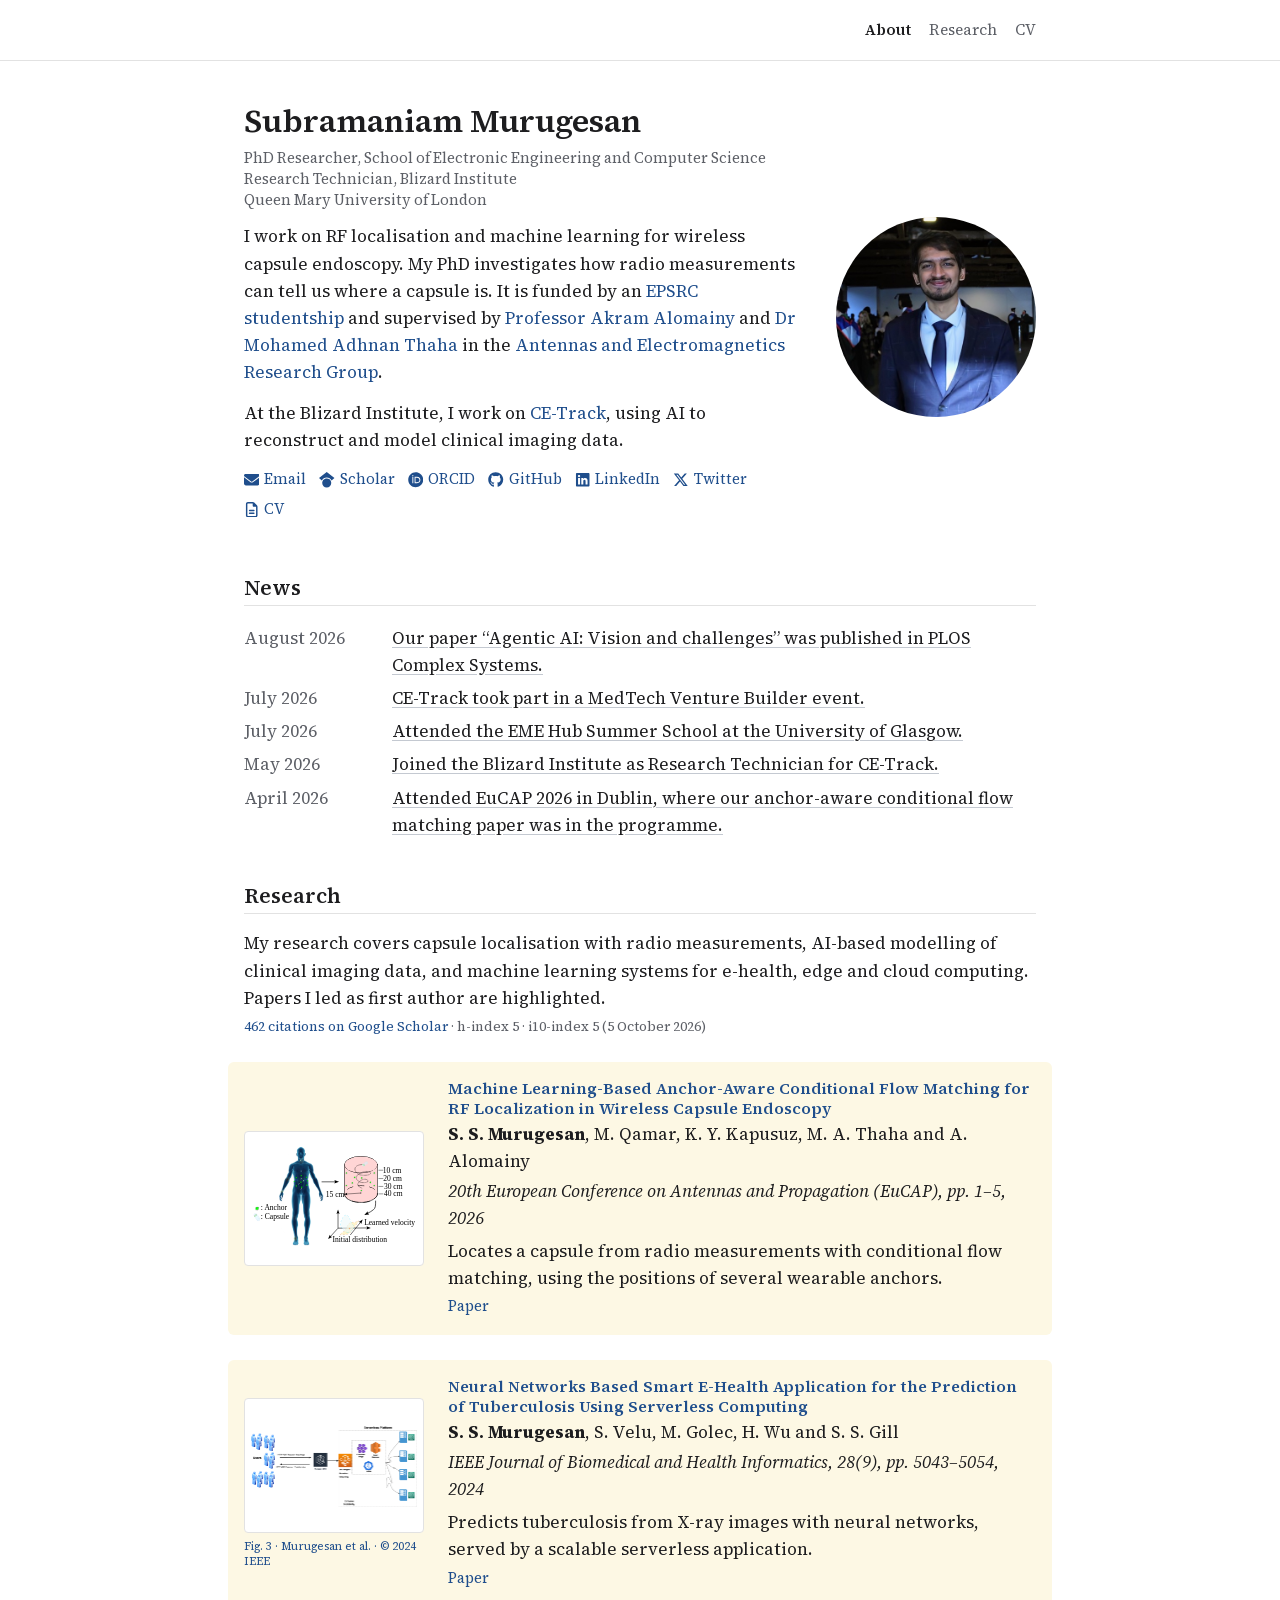
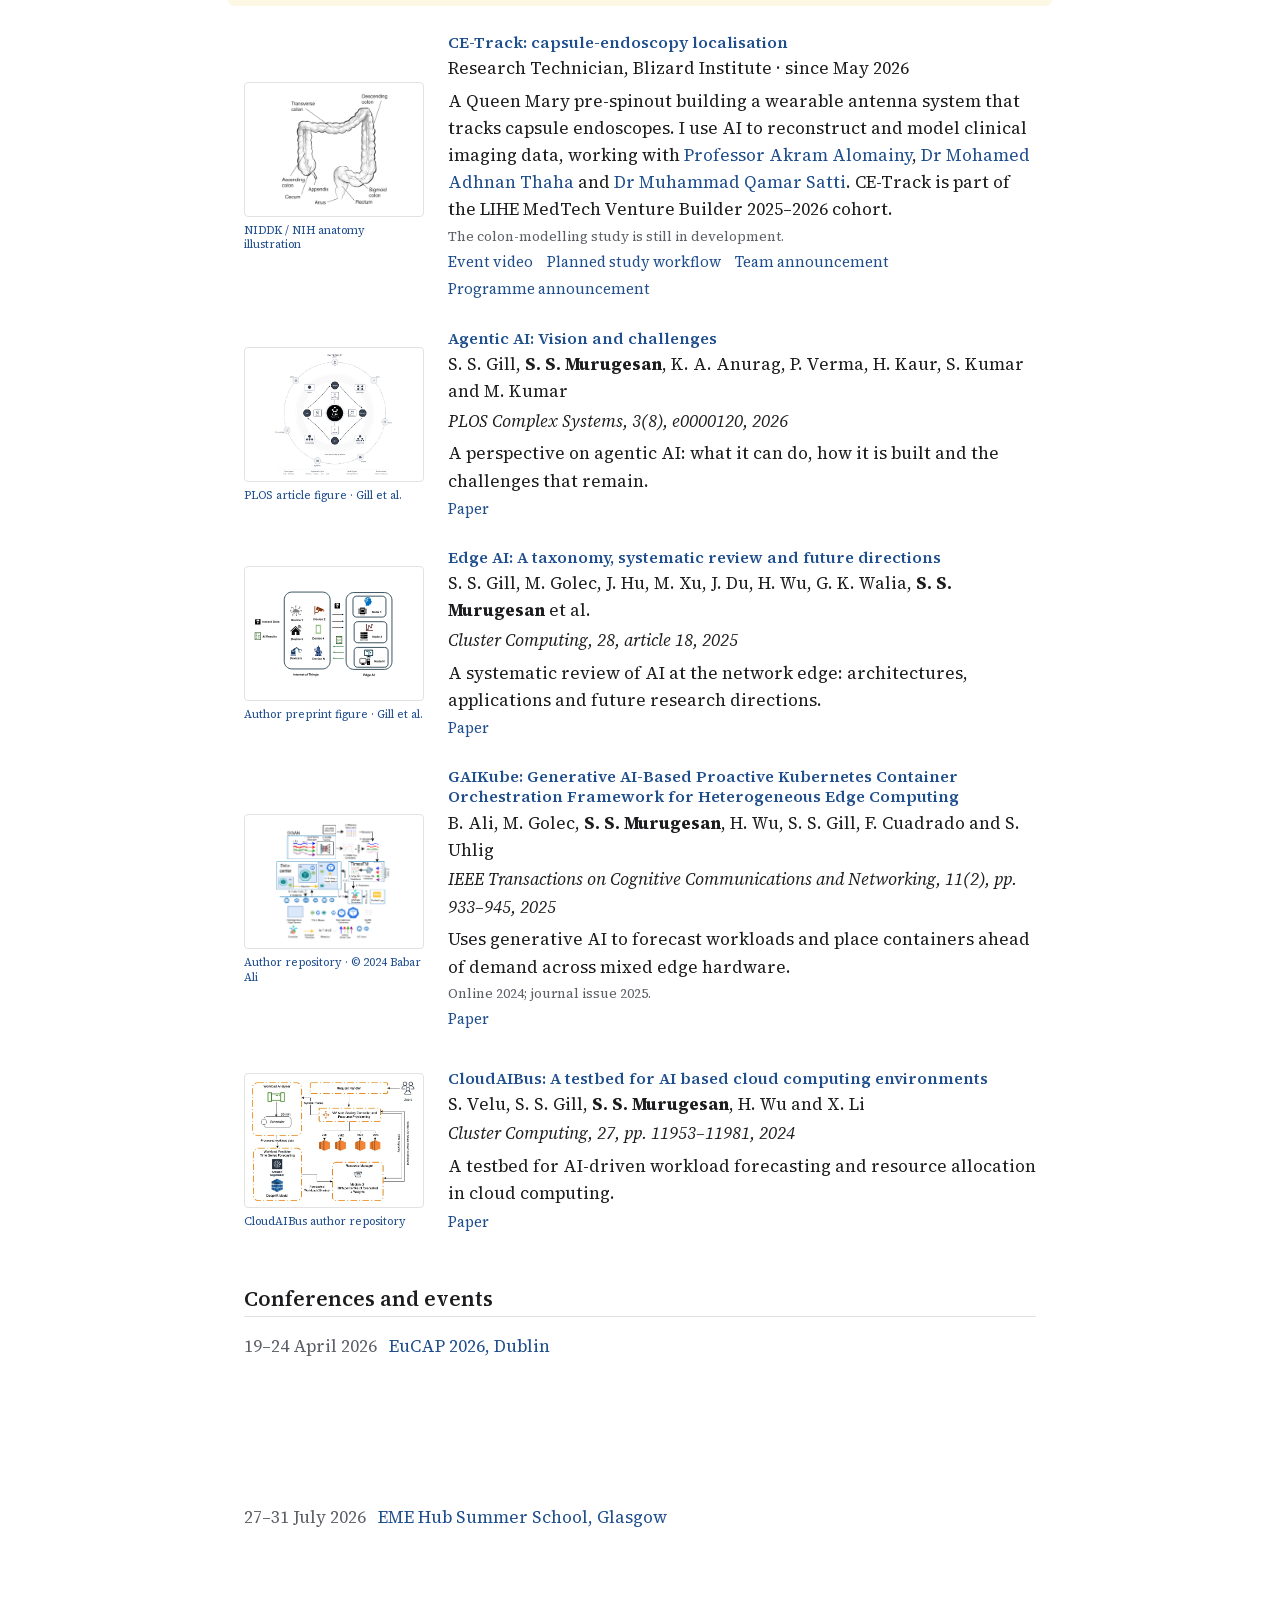
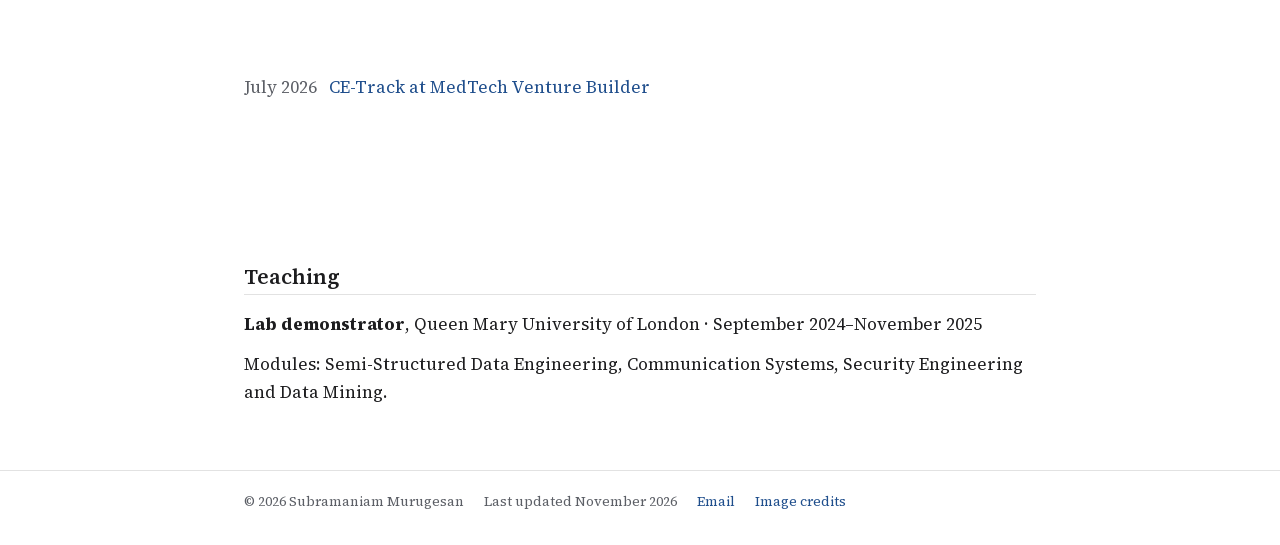
<file: index.html>
<!doctype html><html lang="en-GB"><head><meta charset="utf-8"><meta name="viewport" content="width=device-width,initial-scale=1"><title>Subramaniam Murugesan</title><meta name="description" content="Subramaniam Murugesan: PhD researcher in Electronic Engineering and Research Technician at the Blizard Institute, Queen Mary University of London."><meta name="theme-color" content="#ffffff"><link rel="stylesheet" href="/assets/style.css?v=836fa248c8eb"></head><body class="page-about"><a class="skip" href="#main">Skip to content</a><header class="site-header"><div class="shell header-inner"><nav aria-label="Main navigation"><a href="/" class="current" aria-current="page">About</a><a href="/#research">Research</a><a href="/cv/">CV</a></nav></div></header><main id="main" class="shell"><section class="intro" aria-label="Introduction"><div><h1>Subramaniam Murugesan</h1><p class="intro-role">PhD Researcher, School of Electronic Engineering and Computer Science<br>Research Technician, Blizard Institute<br>Queen Mary University of London</p><p>I work on RF localisation and machine learning for wireless capsule endoscopy. My PhD investigates how radio measurements can tell us where a capsule is. It is funded by an <a href="https://gtr.ukri.org/projects?ref=studentship-2923151">EPSRC studentship</a> and supervised by <a href="https://www.linkedin.com/in/akramalomainy/">Professor Akram Alomainy</a> and <a href="https://www.linkedin.com/in/thahamo/">Dr Mohamed Adhnan Thaha</a> in the <a href="https://www.qmul.ac.uk/eecs/research/research-centres-and-groups/antennas/">Antennas and Electromagnetics Research Group</a>.</p><p>At the Blizard Institute, I work on <a href="#ce-track">CE-Track</a>, using AI to reconstruct and model clinical imaging data.</p><p class="intro-links"><a href="mailto:subramaniamsmurugesan@gmail.com"><svg class="icon" viewBox="0 0 512 512" aria-hidden="true" focusable="false"><path fill="currentColor" d="M48 64C21.5 64 0 85.5 0 112c0 15.1 7.1 29.3 19.2 38.4L236.8 313.6c11.4 8.5 27 8.5 38.4 0L492.8 150.4c12.1-9.1 19.2-23.3 19.2-38.4c0-26.5-21.5-48-48-48L48 64zM0 176L0 384c0 35.3 28.7 64 64 64l384 0c35.3 0 64-28.7 64-64l0-208L294.4 339.2c-22.8 17.1-54 17.1-76.8 0L0 176z"/></svg><span>Email</span></a><a href="https://scholar.google.com/citations?user=0vldbTgAAAAJ&amp;hl=en"><svg class="icon" viewBox="0 0 512 512" aria-hidden="true" focusable="false"><path fill="currentColor" d="M390.9 298.5c0 0 0 .1 .1 .1c9.2 19.4 14.4 41.1 14.4 64C405.3 445.1 338.5 512 256 512s-149.3-66.9-149.3-149.3c0-22.9 5.2-44.6 14.4-64h0c1.7-3.6 3.6-7.2 5.6-10.7c4.4-7.6 9.4-14.7 15-21.3c27.4-32.6 68.5-53.3 114.4-53.3c33.6 0 64.6 11.1 89.6 29.9c9.1 6.9 17.4 14.7 24.8 23.5c5.6 6.6 10.6 13.8 15 21.3c2 3.4 3.8 7 5.5 10.5zm26.4-18.8c-30.1-58.4-91-98.4-161.3-98.4s-131.2 40-161.3 98.4L0 202.7 256 0 512 202.7l-94.7 77.1z"/></svg><span>Scholar</span></a><a href="https://orcid.org/0009-0002-5942-9517"><svg class="icon" viewBox="0 0 512 512" aria-hidden="true" focusable="false"><path fill="currentColor" d="M294.75 188.19h-45.92V342h47.47c67.62 0 83.12-51.34 83.12-76.91 0-41.64-26.54-76.9-84.67-76.9zM256 8C119 8 8 119 8 256s111 248 248 248 248-111 248-248S393 8 256 8zm-80.79 360.76h-29.84v-207.5h29.84zm-14.92-231.14a19.57 19.57 0 1 1 19.57-19.57 19.64 19.64 0 0 1-19.57 19.57zM300 369h-81V161.26h80.6c76.73 0 110.44 54.83 110.44 103.85C410 318.39 368.38 369 300 369z"/></svg><span>ORCID</span></a><a href="https://github.com/Subramaniam-dot"><svg class="icon" viewBox="0 0 496 512" aria-hidden="true" focusable="false"><path fill="currentColor" d="M165.9 397.4c0 2-2.3 3.6-5.2 3.6-3.3.3-5.6-1.3-5.6-3.6 0-2 2.3-3.6 5.2-3.6 3-.3 5.6 1.3 5.6 3.6zm-31.1-4.5c-.7 2 1.3 4.3 4.3 4.9 2.6 1 5.6 0 6.2-2s-1.3-4.3-4.3-5.2c-2.6-.7-5.5.3-6.2 2.3zm44.2-1.7c-2.9.7-4.9 2.6-4.6 4.9.3 2 2.9 3.3 5.9 2.6 2.9-.7 4.9-2.6 4.6-4.6-.3-1.9-3-3.2-5.9-2.9zM244.8 8C106.1 8 0 113.3 0 252c0 110.9 69.8 205.8 169.5 239.2 12.8 2.3 17.3-5.6 17.3-12.1 0-6.2-.3-40.4-.3-61.4 0 0-70 15-84.7-29.8 0 0-11.4-29.1-27.8-36.6 0 0-22.9-15.7 1.6-15.4 0 0 24.9 2 38.6 25.8 21.9 38.6 58.6 27.5 72.9 20.9 2.3-16 8.8-27.1 16-33.7-55.9-6.2-112.3-14.3-112.3-110.5 0-27.5 7.6-41.3 23.6-58.9-2.6-6.5-11.1-33.3 2.6-67.9 20.9-6.5 69 27 69 27 20-5.6 41.5-8.5 62.8-8.5s42.8 2.9 62.8 8.5c0 0 48.1-33.6 69-27 13.7 34.7 5.2 61.4 2.6 67.9 16 17.7 25.8 31.5 25.8 58.9 0 96.5-58.9 104.2-114.8 110.5 9.2 7.9 17 22.9 17 46.4 0 33.7-.3 75.4-.3 83.6 0 6.5 4.6 14.4 17.3 12.1C428.2 457.8 496 362.9 496 252 496 113.3 383.5 8 244.8 8zM97.2 352.9c-1.3 1-1 3.3.7 5.2 1.6 1.6 3.9 2.3 5.2 1 1.3-1 1-3.3-.7-5.2-1.6-1.6-3.9-2.3-5.2-1zm-10.8-8.1c-.7 1.3.3 2.9 2.3 3.9 1.6 1 3.6.7 4.3-.7.7-1.3-.3-2.9-2.3-3.9-2-.6-3.6-.3-4.3.7zm32.4 35.6c-1.6 1.3-1 4.3 1.3 6.2 2.3 2.3 5.2 2.6 6.5 1 1.3-1.3.7-4.3-1.3-6.2-2.2-2.3-5.2-2.6-6.5-1zm-11.4-14.7c-1.6 1-1.6 3.6 0 5.9 1.6 2.3 4.3 3.3 5.6 2.3 1.6-1.3 1.6-3.9 0-6.2-1.4-2.3-4-3.3-5.6-2z"/></svg><span>GitHub</span></a><a href="https://www.linkedin.com/in/subramaniam-s-m"><svg class="icon" viewBox="0 0 448 512" aria-hidden="true" focusable="false"><path fill="currentColor" d="M416 32H31.9C14.3 32 0 46.5 0 64.3v383.4C0 465.5 14.3 480 31.9 480H416c17.6 0 32-14.5 32-32.3V64.3c0-17.8-14.4-32.3-32-32.3zM135.4 416H69V202.2h66.5V416zm-33.2-243c-21.3 0-38.5-17.3-38.5-38.5S80.9 96 102.2 96c21.2 0 38.5 17.3 38.5 38.5 0 21.3-17.2 38.5-38.5 38.5zm282.1 243h-66.4V312c0-24.8-.5-56.7-34.5-56.7-34.6 0-39.9 27-39.9 54.9V416h-66.4V202.2h63.7v29.2h.9c8.9-16.8 30.6-34.5 62.9-34.5 67.2 0 79.7 44.3 79.7 101.9V416z"/></svg><span>LinkedIn</span></a><a href="https://x.com/subramaniam_s_m"><svg class="icon" viewBox="0 0 512 512" aria-hidden="true" focusable="false"><path fill="currentColor" d="M389.2 48h70.6L305.6 224.2 487 464H345L233.7 318.6 106.5 464H35.8L200.7 275.5 26.8 48H172.4L272.9 180.9 389.2 48zM364.4 421.8h39.1L151.1 88h-42L364.4 421.8z"/></svg><span>Twitter</span></a><a href="/cv/"><svg class="icon" viewBox="0 0 384 512" aria-hidden="true" focusable="false"><path fill="currentColor" d="M64 464c-8.8 0-16-7.2-16-16L48 64c0-8.8 7.2-16 16-16l160 0 0 80c0 17.7 14.3 32 32 32l80 0 0 288c0 8.8-7.2 16-16 16L64 464zM64 0C28.7 0 0 28.7 0 64L0 448c0 35.3 28.7 64 64 64l256 0c35.3 0 64-28.7 64-64l0-293.5c0-17-6.7-33.3-18.7-45.3L274.7 18.7C262.7 6.7 246.5 0 229.5 0L64 0zm56 256c-13.3 0-24 10.7-24 24s10.7 24 24 24l144 0c13.3 0 24-10.7 24-24s-10.7-24-24-24l-144 0zm0 96c-13.3 0-24 10.7-24 24s10.7 24 24 24l144 0c13.3 0 24-10.7 24-24s-10.7-24-24-24l-144 0z"/></svg><span>CV</span></a></p></div><img class="portrait" src="/assets/portrait-480.jpg" alt="Subramaniam Murugesan" width="475" height="480" fetchpriority="high"></section>
<section class="section" id="news"><div class="section-head"><h2>News</h2></div><ul class="updates-list"><li><time datetime="2026-08-18">August 2026</time><div><a href="https://doi.org/10.1371/journal.pcsy.0000120">Our paper “Agentic AI: Vision and challenges” was published in PLOS Complex Systems.</a></div></li><li><time datetime="2026-07-08">July 2026</time><div><a href="/updates/ce-track-medtech-venture-builder/">CE-Track took part in a MedTech Venture Builder event.</a></div></li><li><time datetime="2026-07">July 2026</time><div><a href="/updates/eme-hub-glasgow/">Attended the EME Hub Summer School at the University of Glasgow.</a></div></li><li><time datetime="2026-05">May 2026</time><div><a href="/#ce-track">Joined the Blizard Institute as Research Technician for CE-Track.</a></div></li><li><time datetime="2026-04">April 2026</time><div><a href="/updates/eucap-2026-dublin/">Attended EuCAP 2026 in Dublin, where our anchor-aware conditional flow matching paper was in the programme.</a></div></li></ul></section>
<section class="section" id="research"><div class="section-head"><h2>Research</h2></div><p class="research-summary">My research covers capsule localisation with radio measurements, AI-based modelling of clinical imaging data, and machine learning systems for e-health, edge and cloud computing. Papers I led as first author are highlighted.<br><span class="metadata"><a href="https://scholar.google.com/citations?user=0vldbTgAAAAJ&amp;hl=en">462 citations on Google Scholar</a> · h-index 5 · i10-index 5 (5 October 2026)</span></p><article class="publication highlight" id="anchor-aware"><figure class="research-figure publication-image"><a href="/assets/rf-capsule-localisation.svg" aria-label="View full figure: RF capsule localisation with body-worn anchors, a cylindrical model and a learned conditional flow"><img src="/assets/rf-capsule-localisation.svg" alt="RF capsule localisation with body-worn anchors, a cylindrical model and a learned conditional flow" width="1073" height="682" loading="lazy" decoding="async"></a></figure><div><h3><a href="https://doi.org/10.23919/eucap68105.2026.11612292">Machine Learning-Based Anchor-Aware Conditional Flow Matching for RF Localization in Wireless Capsule Endoscopy</a></h3><p class="authors"><strong>S. S. Murugesan</strong>, M. Qamar, K. Y. Kapusuz, M. A. Thaha and A. Alomainy</p><p class="venue">20th European Conference on Antennas and Propagation (EuCAP), pp. 1–5, 2026</p><p class="contribution">Locates a capsule from radio measurements with conditional flow matching, using the positions of several wearable anchors.</p><div class="resource-links"><a href="https://doi.org/10.23919/eucap68105.2026.11612292">Paper</a></div></div></article><article class="publication highlight" id="e-health"><figure class="research-figure publication-image"><a href="/assets/tuberculosis-serverless-architecture.png" aria-label="View full figure: Architecture diagram showing users sending image requests to Amazon EKS, AWS Fargate and a scalable inference service, then receiving prediction responses."><img src="/assets/tuberculosis-serverless-architecture.png" alt="Architecture diagram showing users sending image requests to Amazon EKS, AWS Fargate and a scalable inference service, then receiving prediction responses." width="1333" height="661" loading="lazy" decoding="async"></a><figcaption class="image-source"><a href="https://doi.org/10.1109/JBHI.2024.3367736">Fig. 3 · Murugesan et al. · © 2024 IEEE</a></figcaption></figure><div><h3><a href="https://doi.org/10.1109/JBHI.2024.3367736">Neural Networks Based Smart E-Health Application for the Prediction of Tuberculosis Using Serverless Computing</a></h3><p class="authors"><strong>S. S. Murugesan</strong>, S. Velu, M. Golec, H. Wu and S. S. Gill</p><p class="venue">IEEE Journal of Biomedical and Health Informatics, 28(9), pp. 5043–5054, 2024</p><p class="contribution">Predicts tuberculosis from X-ray images with neural networks, served by a scalable serverless application.</p><div class="resource-links"><a href="https://doi.org/10.1109/JBHI.2024.3367736">Paper</a></div></div></article><article class="publication" id="ce-track"><figure class="research-figure publication-image"><a href="/assets/large-intestine-anatomy.jpg" aria-label="View full figure: Anatomical illustration of the large intestine"><img src="/assets/large-intestine-anatomy.jpg" alt="Anatomical illustration of the large intestine" width="1192" height="1236" loading="lazy" decoding="async"></a><figcaption class="image-source"><a href="https://www.niddk.nih.gov/news/media-library/18248">NIDDK / NIH anatomy illustration</a></figcaption></figure><div><span id="medical-imaging"></span><h3><a href="https://www.seresearch.qmul.ac.uk/electronics/news/5011/queen-mary-pre-spinout-ce-track-joins-medtech-venture-builder-cohort/">CE-Track: capsule-endoscopy localisation</a></h3><p class="authors">Research Technician, Blizard Institute · since May 2026</p><p class="contribution">A Queen Mary pre-spinout building a wearable antenna system that tracks capsule endoscopes. I use AI to reconstruct and model clinical imaging data, working with <a href="https://www.qmul.ac.uk/eecs/people/profiles/alomainyakram.html">Professor Akram Alomainy</a>, <a href="https://www.linkedin.com/in/thahamo/">Dr Mohamed Adhnan Thaha</a> and <a href="https://uk.linkedin.com/in/muhammad-qamar-satti-74611257">Dr Muhammad Qamar Satti</a>. CE-Track is part of the LIHE MedTech Venture Builder 2025–2026 cohort.</p><p class="metadata">The colon-modelling study is still in development.</p><div class="resource-links"><a href="/updates/ce-track-medtech-venture-builder/">Event video</a><a href="/assets/colon-roadmap-workflow.svg">Planned study workflow</a><a href="https://www.linkedin.com/posts/thahamo_reachlab-reachlabhealth-researchtechnician-activity-7469373346875469826-h4vX">Team announcement</a><a href="https://www.seresearch.qmul.ac.uk/electronics/news/5011/queen-mary-pre-spinout-ce-track-joins-medtech-venture-builder-cohort/">Programme announcement</a></div></div></article><article class="publication" id="agentic-ai"><figure class="research-figure publication-image"><a href="/assets/agentic-ai-architecture.png" aria-label="View full figure: Agentic AI architecture"><img src="/assets/agentic-ai-architecture.png" alt="Agentic AI architecture" width="3192" height="3274" loading="lazy" decoding="async"></a><figcaption class="image-source"><a href="https://journals.plos.org/complexsystems/article?id=10.1371/journal.pcsy.0000120">PLOS article figure · Gill et al.</a></figcaption></figure><div><h3><a href="https://doi.org/10.1371/journal.pcsy.0000120">Agentic AI: Vision and challenges</a></h3><p class="authors">S. S. Gill, <strong>S. S. Murugesan</strong>, K. A. Anurag, P. Verma, H. Kaur, S. Kumar and M. Kumar</p><p class="venue">PLOS Complex Systems, 3(8), e0000120, 2026</p><p class="contribution">A perspective on agentic AI: what it can do, how it is built and the challenges that remain.</p><div class="resource-links"><a href="https://doi.org/10.1371/journal.pcsy.0000120">Paper</a></div></div></article><article class="publication" id="edge-ai"><figure class="research-figure publication-image"><a href="/assets/edge-ai-architecture.svg" aria-label="View full figure: Edge AI architecture"><img src="/assets/edge-ai-architecture.svg" alt="Edge AI architecture" width="960" height="540" loading="lazy" decoding="async"></a><figcaption class="image-source"><a href="https://arxiv.org/abs/2407.04053v2">Author preprint figure · Gill et al.</a></figcaption></figure><div><h3><a href="https://doi.org/10.1007/s10586-024-04686-y">Edge AI: A taxonomy, systematic review and future directions</a></h3><p class="authors">S. S. Gill, M. Golec, J. Hu, M. Xu, J. Du, H. Wu, G. K. Walia, <strong>S. S. Murugesan</strong> et al.</p><p class="venue">Cluster Computing, 28, article 18, 2025</p><p class="contribution">A systematic review of AI at the network edge: architectures, applications and future research directions.</p><div class="resource-links"><a href="https://doi.org/10.1007/s10586-024-04686-y">Paper</a></div></div></article><article class="publication" id="gaikube"><figure class="research-figure publication-image"><a href="/assets/gaikube-framework.png" aria-label="View full figure: GAIKube framework diagram connecting DGAN-generated workload data, TimesFM prediction, a scheduler and heterogeneous edge servers."><img src="/assets/gaikube-framework.png" alt="GAIKube framework diagram connecting DGAN-generated workload data, TimesFM prediction, a scheduler and heterogeneous edge servers." width="495" height="507" loading="lazy" decoding="async"></a><figcaption class="image-source"><a href="https://github.com/BabarAli93/GAIKube/blob/9dded74b70a7a4c1fb031fead7dfb224031201f1/README.md">Author repository · © 2024 Babar Ali</a></figcaption></figure><div><h3><a href="https://doi.org/10.1109/TCCN.2024.3508771">GAIKube: Generative AI-Based Proactive Kubernetes Container Orchestration Framework for Heterogeneous Edge Computing</a></h3><p class="authors">B. Ali, M. Golec, <strong>S. S. Murugesan</strong>, H. Wu, S. S. Gill, F. Cuadrado and S. Uhlig</p><p class="venue">IEEE Transactions on Cognitive Communications and Networking, 11(2), pp. 933–945, 2025</p><p class="contribution">Uses generative AI to forecast workloads and place containers ahead of demand across mixed edge hardware.</p><p class="metadata">Online 2024; journal issue 2025.</p><div class="resource-links"><a href="https://doi.org/10.1109/TCCN.2024.3508771">Paper</a></div></div></article><article class="publication" id="cloud-aibus"><figure class="research-figure publication-image"><a href="/assets/cloudaibus-system-model.jpg" aria-label="View full figure: CloudAIBus system model"><img src="/assets/cloudaibus-system-model.jpg" alt="CloudAIBus system model" width="615" height="454" loading="lazy" decoding="async"></a><figcaption class="image-source"><a href="https://github.com/Subramaniam-dot/CloudAIBus/blob/81d894c901396de5abbc68b38c8bbf627dc05cb3/system_model.jpg">CloudAIBus author repository</a></figcaption></figure><div><h3><a href="https://doi.org/10.1007/s10586-024-04562-9">CloudAIBus: A testbed for AI based cloud computing environments</a></h3><p class="authors">S. Velu, S. S. Gill, <strong>S. S. Murugesan</strong>, H. Wu and X. Li</p><p class="venue">Cluster Computing, 27, pp. 11953–11981, 2024</p><p class="contribution">A testbed for AI-driven workload forecasting and resource allocation in cloud computing.</p><div class="resource-links"><a href="https://doi.org/10.1007/s10586-024-04562-9">Paper</a></div></div></article></section>
<section class="section" id="photos"><div class="section-head"><h2>Conferences and events</h2></div><div class="photo-group"><p class="photo-group-head"><time>19–24 April 2026</time><a href="/updates/eucap-2026-dublin/">EuCAP 2026, Dublin</a></p><div class="photo-row"><a href="/assets/eucap-2026-dublin-waterfront.jpg" class="photo" aria-label="View photo: Ships, dockside buildings and cranes along Dublin waterfront under a blue sky."><img src="/assets/eucap-2026-dublin-waterfront.jpg" alt="Ships, dockside buildings and cranes along Dublin waterfront under a blue sky." width="8064" height="6048" loading="lazy" decoding="async"></a><a href="/assets/eucap-2026-conference-talk.jpg" class="photo" aria-label="View photo: A speaker on a blue-lit stage beneath a slide containing research-themed quotations."><img src="/assets/eucap-2026-conference-talk.jpg" alt="A speaker on a blue-lit stage beneath a slide containing research-themed quotations." width="4284" height="5712" loading="lazy" decoding="async"></a><a href="/assets/eucap-2026-technical-session.jpg" class="photo" aria-label="View photo: A projected technical slide describing a three-layer phantom for antenna and propagation modelling."><img src="/assets/eucap-2026-technical-session.jpg" alt="A projected technical slide describing a three-layer phantom for antenna and propagation modelling." width="3024" height="4032" loading="lazy" decoding="async"></a><a href="/assets/eucap-2026-conference-dinner.jpg" class="photo" aria-label="View photo: Conference attendees seated around a dinner table."><img src="/assets/eucap-2026-conference-dinner.jpg" alt="Conference attendees seated around a dinner table." width="4284" height="5712" loading="lazy" decoding="async"></a><a href="/assets/eucap-2026-dublin-sunset.jpg" class="photo" aria-label="View photo: Warm sunset clouds above a Dublin waterside street and church spire."><img src="/assets/eucap-2026-dublin-sunset.jpg" alt="Warm sunset clouds above a Dublin waterside street and church spire." width="4032" height="3024" loading="lazy" decoding="async"></a></div></div><div class="photo-group"><p class="photo-group-head"><time>27–31 July 2026</time><a href="/updates/eme-hub-glasgow/">EME Hub Summer School, Glasgow</a></p><div class="photo-row"><a href="/assets/eme-hub-robotics-lab.jpg" class="photo" aria-label="View photo: Robotics demonstration at EME Hub Summer School in Glasgow"><img src="/assets/eme-hub-robotics-lab.jpg" alt="Robotics demonstration at EME Hub Summer School in Glasgow" width="3024" height="4032" loading="lazy" decoding="async"></a><a href="/assets/eme-hub-glasgow-campus.jpg" class="photo" aria-label="View photo: University of Glasgow tower during the EME Hub Summer School visit"><img src="/assets/eme-hub-glasgow-campus.jpg" alt="University of Glasgow tower during the EME Hub Summer School visit" width="6048" height="8064" loading="lazy" decoding="async"></a></div></div><div class="photo-group"><p class="photo-group-head"><time>July 2026</time><a href="/updates/ce-track-medtech-venture-builder/">CE-Track at MedTech Venture Builder</a></p><div class="photo-row"><a href="/assets/ce-track-medtech-event-poster.jpg" class="photo" aria-label="View photo: Attendees speaking beside a CE-Track display table at a MedTech Venture Builder event"><img src="/assets/ce-track-medtech-event-poster.jpg" alt="Attendees speaking beside a CE-Track display table at a MedTech Venture Builder event" width="720" height="960" loading="lazy" decoding="async"></a></div></div></section>
<section class="section" id="teaching"><div class="section-head"><h2>Teaching</h2></div><p><strong>Lab demonstrator</strong>, Queen Mary University of London · September 2024–November 2025</p><p>Modules: Semi-Structured Data Engineering, Communication Systems, Security Engineering and Data Mining.</p></section></main><footer class="site-footer"><div class="shell"><span>© 2026 Subramaniam Murugesan</span><span>Last updated November 2026</span><a href="mailto:subramaniamsmurugesan@gmail.com">Email</a><a href="/image-credits/">Image credits</a></div></footer></body></html>
</file>
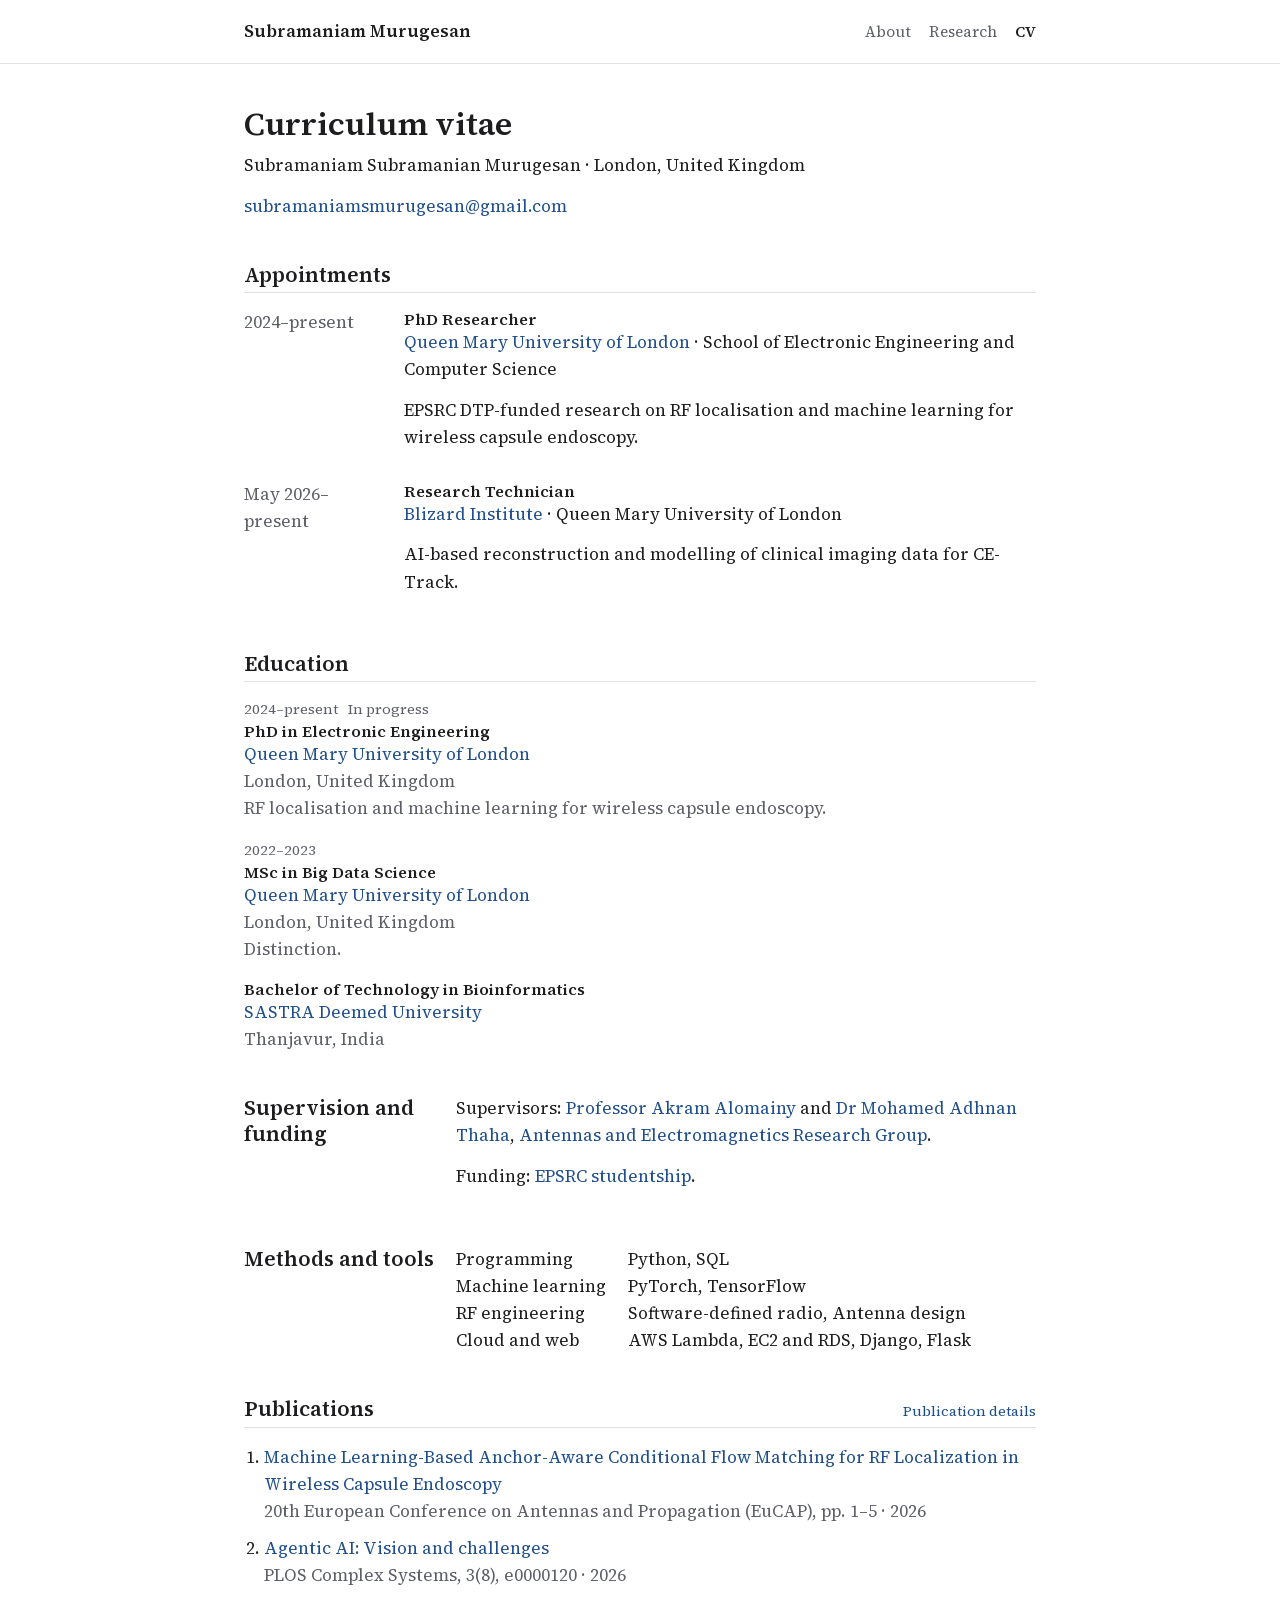
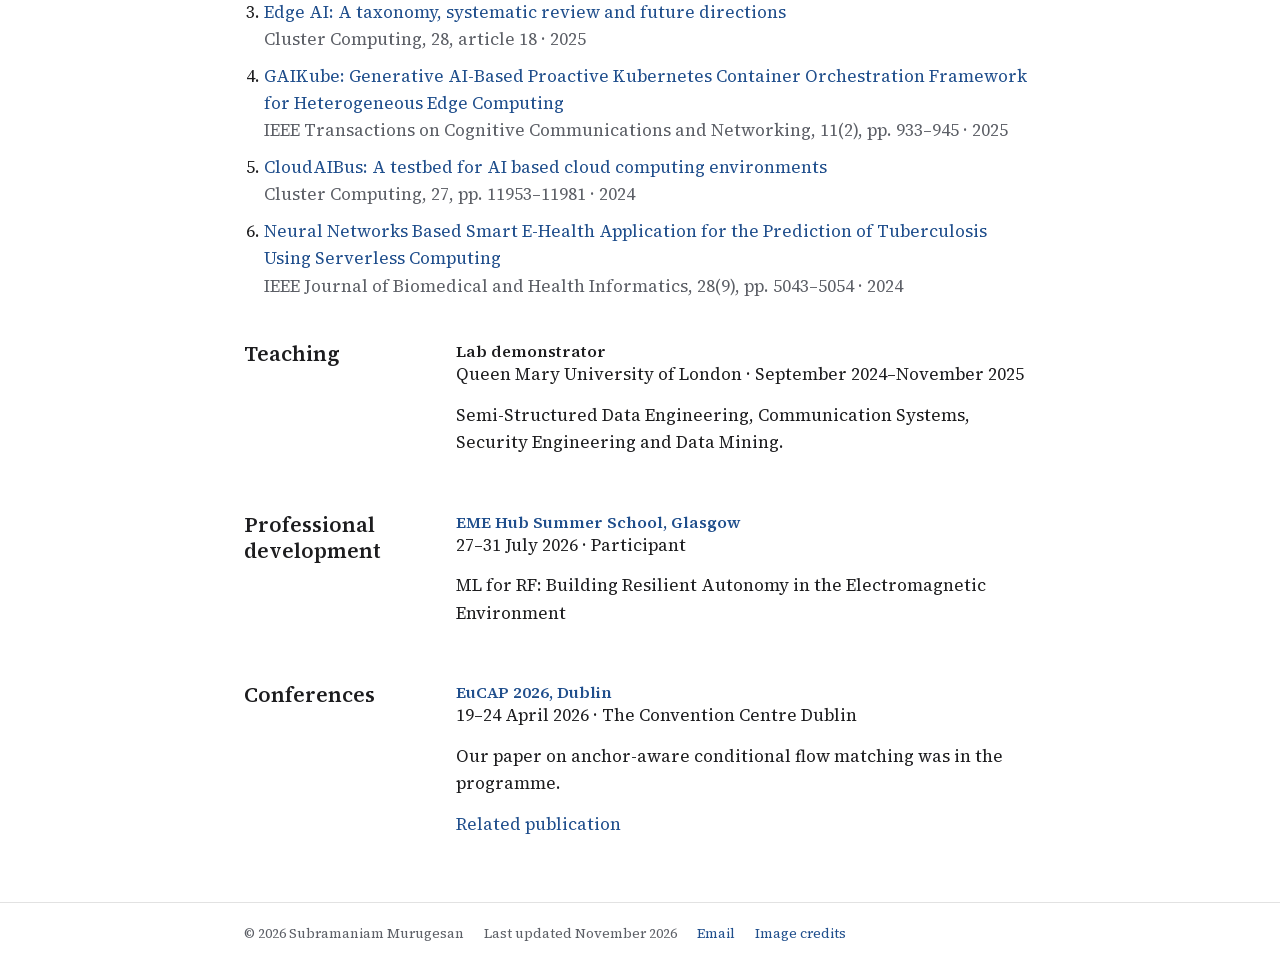
<file: cv/index.html>
<!doctype html><html lang="en-GB"><head><meta charset="utf-8"><meta name="viewport" content="width=device-width,initial-scale=1"><title>CV | Subramaniam Murugesan</title><meta name="description" content="Education, research appointments, publications and teaching."><meta name="theme-color" content="#ffffff"><link rel="stylesheet" href="/assets/style.css?v=836fa248c8eb"></head><body class="page-cv"><a class="skip" href="#main">Skip to content</a><header class="site-header"><div class="shell header-inner"><a href="/" class="site-name">Subramaniam Murugesan</a><nav aria-label="Main navigation"><a href="/">About</a><a href="/#research">Research</a><a href="/cv/" class="current" aria-current="page">CV</a></nav></div></header><main id="main" class="shell"><div class="page-heading"><h1>Curriculum vitae</h1><p>Subramaniam Subramanian Murugesan · London, United Kingdom</p><p><a href="mailto:subramaniamsmurugesan@gmail.com">subramaniamsmurugesan@gmail.com</a></p></div><section class="section"><div class="section-head"><h2>Appointments</h2></div><div class="appointment"><div class="period">2024–present</div><div><h3>PhD Researcher</h3><p><a href="https://www.qmul.ac.uk/">Queen Mary University of London</a><span> · School of Electronic Engineering and Computer Science</span></p><p>EPSRC DTP-funded research on RF localisation and machine learning for wireless capsule endoscopy.</p></div></div><div class="appointment"><div class="period">May 2026–present</div><div><h3>Research Technician</h3><p><a href="https://www.qmul.ac.uk/blizard/">Blizard Institute</a><span> · Queen Mary University of London</span></p><p>AI-based reconstruction and modelling of clinical imaging data for CE-Track.</p></div></div></section><section class="section" id="education"><div class="section-head"><h2>Education</h2></div><div class="education-list"><article class="education-item" id="education-phd"><div class="education-meta"><span class="education-period">2024–present</span><span class="education-status">In progress</span></div><h3>PhD in Electronic Engineering</h3><p><a href="https://www.qmul.ac.uk/">Queen Mary University of London</a></p><p class="education-location">London, United Kingdom</p><p class="education-note">RF localisation and machine learning for wireless capsule endoscopy.</p></article><article class="education-item" id="education-masters"><div class="education-meta"><span class="education-period">2022–2023</span></div><h3>MSc in Big Data Science</h3><p><a href="https://www.qmul.ac.uk/">Queen Mary University of London</a></p><p class="education-location">London, United Kingdom</p><p class="education-note">Distinction.</p></article><article class="education-item" id="education-bachelors"><div class="education-meta"></div><h3>Bachelor of Technology in Bioinformatics</h3><p><a href="https://www.sastra.edu/">SASTRA Deemed University</a></p><p class="education-location">Thanjavur, India</p></article></div></section><section class="section two-column"><h2>Supervision and funding</h2><div><p>Supervisors: <a href="https://www.linkedin.com/in/akramalomainy/">Professor Akram Alomainy</a> and <a href="https://www.linkedin.com/in/thahamo/">Dr Mohamed Adhnan Thaha</a>, <a href="https://www.qmul.ac.uk/eecs/research/research-centres-and-groups/antennas/">Antennas and Electromagnetics Research Group</a>.</p><p>Funding: <a href="https://gtr.ukri.org/projects?ref=studentship-2923151">EPSRC studentship</a>.</p></div></section><section class="section two-column"><h2>Methods and tools</h2><dl class="skills"><div><dt>Programming</dt><dd>Python, SQL</dd></div><div><dt>Machine learning</dt><dd>PyTorch, TensorFlow</dd></div><div><dt>RF engineering</dt><dd>Software-defined radio, Antenna design</dd></div><div><dt>Cloud and web</dt><dd>AWS Lambda, EC2 and RDS, Django, Flask</dd></div></dl></section><section class="section"><div class="section-head"><h2>Publications</h2><a href="/#research" class="section-link">Publication details</a></div><ol class="cv-publications"><li><a href="https://doi.org/10.23919/eucap68105.2026.11612292">Machine Learning-Based Anchor-Aware Conditional Flow Matching for RF Localization in Wireless Capsule Endoscopy</a><p>20th European Conference on Antennas and Propagation (EuCAP), pp. 1–5 · 2026</p></li><li><a href="https://doi.org/10.1371/journal.pcsy.0000120">Agentic AI: Vision and challenges</a><p>PLOS Complex Systems, 3(8), e0000120 · 2026</p></li><li><a href="https://doi.org/10.1007/s10586-024-04686-y">Edge AI: A taxonomy, systematic review and future directions</a><p>Cluster Computing, 28, article 18 · 2025</p></li><li><a href="https://doi.org/10.1109/TCCN.2024.3508771">GAIKube: Generative AI-Based Proactive Kubernetes Container Orchestration Framework for Heterogeneous Edge Computing</a><p>IEEE Transactions on Cognitive Communications and Networking, 11(2), pp. 933–945 · 2025</p></li><li><a href="https://doi.org/10.1007/s10586-024-04562-9">CloudAIBus: A testbed for AI based cloud computing environments</a><p>Cluster Computing, 27, pp. 11953–11981 · 2024</p></li><li><a href="https://doi.org/10.1109/JBHI.2024.3367736">Neural Networks Based Smart E-Health Application for the Prediction of Tuberculosis Using Serverless Computing</a><p>IEEE Journal of Biomedical and Health Informatics, 28(9), pp. 5043–5054 · 2024</p></li></ol></section><section class="section two-column"><h2>Teaching</h2><div><h3>Lab demonstrator</h3><p>Queen Mary University of London · September 2024–November 2025</p><p>Semi-Structured Data Engineering, Communication Systems, Security Engineering and Data Mining.</p></div></section><section class="section two-column"><h2>Professional development</h2><div><h3><a href="/updates/eme-hub-glasgow/">EME Hub Summer School, Glasgow</a></h3><p>27–31 July 2026 · Participant</p><p>ML for RF: Building Resilient Autonomy in the Electromagnetic Environment</p></div></section><section class="section two-column"><h2>Conferences</h2><div><h3><a href="/updates/eucap-2026-dublin/">EuCAP 2026, Dublin</a></h3><p>19–24 April 2026 · The Convention Centre Dublin</p><p>Our paper on anchor-aware conditional flow matching was in the programme.</p><a href="/#anchor-aware">Related publication</a></div></section></main><footer class="site-footer"><div class="shell"><span>© 2026 Subramaniam Murugesan</span><span>Last updated November 2026</span><a href="mailto:subramaniamsmurugesan@gmail.com">Email</a><a href="/image-credits/">Image credits</a></div></footer></body></html>
</file>
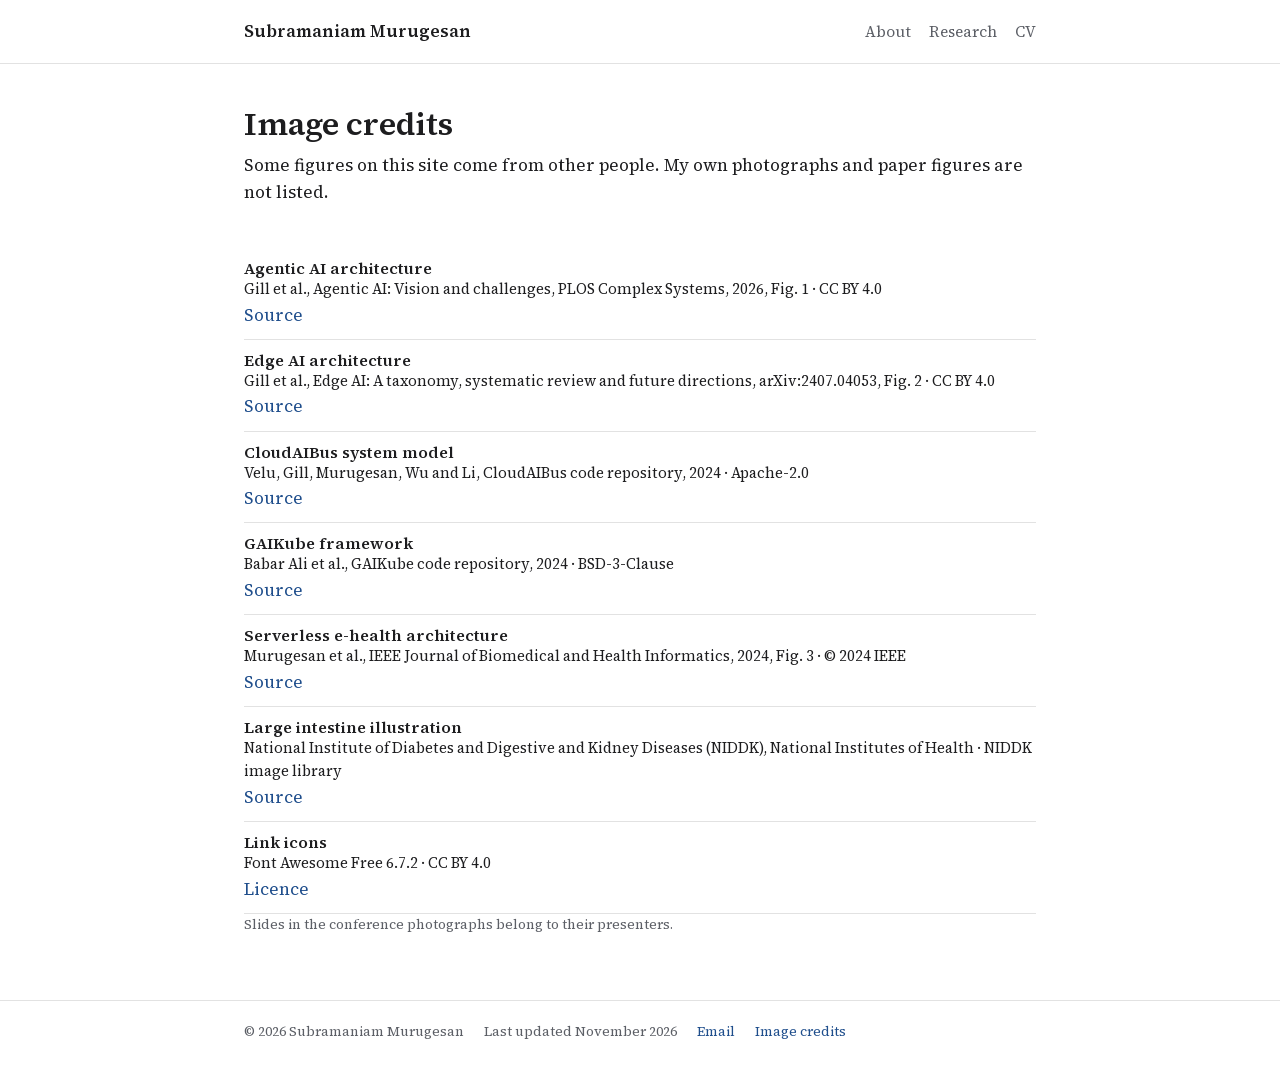
<file: image-credits/index.html>
<!doctype html><html lang="en-GB"><head><meta charset="utf-8"><meta name="viewport" content="width=device-width,initial-scale=1"><title>Image credits | Subramaniam Murugesan</title><meta name="description" content="Sources and credits for research figures in the portfolio."><meta name="theme-color" content="#ffffff"><link rel="stylesheet" href="/assets/style.css?v=836fa248c8eb"></head><body class="page-"><a class="skip" href="#main">Skip to content</a><header class="site-header"><div class="shell header-inner"><a href="/" class="site-name">Subramaniam Murugesan</a><nav aria-label="Main navigation"><a href="/">About</a><a href="/#research">Research</a><a href="/cv/">CV</a></nav></div></header><main id="main" class="shell"><div class="page-heading"><h1>Image credits</h1><p>Some figures on this site come from other people. My own photographs and paper figures are not listed.</p></div><section class="section"><div class="credits-list"><article><h2>Agentic AI architecture</h2><p>Gill et al., Agentic AI: Vision and challenges, PLOS Complex Systems, 2026, Fig. 1 · CC BY 4.0</p><a href="https://journals.plos.org/complexsystems/article?id=10.1371/journal.pcsy.0000120">Source</a></article><article><h2>Edge AI architecture</h2><p>Gill et al., Edge AI: A taxonomy, systematic review and future directions, arXiv:2407.04053, Fig. 2 · CC BY 4.0</p><a href="https://arxiv.org/abs/2407.04053v2">Source</a></article><article><h2>CloudAIBus system model</h2><p>Velu, Gill, Murugesan, Wu and Li, CloudAIBus code repository, 2024 · Apache-2.0</p><a href="https://github.com/Subramaniam-dot/CloudAIBus/blob/81d894c901396de5abbc68b38c8bbf627dc05cb3/system_model.jpg">Source</a></article><article><h2>GAIKube framework</h2><p>Babar Ali et al., GAIKube code repository, 2024 · BSD-3-Clause</p><a href="https://github.com/BabarAli93/GAIKube/blob/9dded74b70a7a4c1fb031fead7dfb224031201f1/README.md">Source</a></article><article><h2>Serverless e-health architecture</h2><p>Murugesan et al., IEEE Journal of Biomedical and Health Informatics, 2024, Fig. 3 · © 2024 IEEE</p><a href="https://doi.org/10.1109/JBHI.2024.3367736">Source</a></article><article><h2>Large intestine illustration</h2><p>National Institute of Diabetes and Digestive and Kidney Diseases (NIDDK), National Institutes of Health · NIDDK image library</p><a href="https://www.niddk.nih.gov/news/media-library/18248">Source</a></article><article><h2>Link icons</h2><p>Font Awesome Free 6.7.2 · CC BY 4.0</p><a href="https://fontawesome.com/license/free">Licence</a></article></div><p class="metadata">Slides in the conference photographs belong to their presenters.</p></section></main><footer class="site-footer"><div class="shell"><span>© 2026 Subramaniam Murugesan</span><span>Last updated November 2026</span><a href="mailto:subramaniamsmurugesan@gmail.com">Email</a><a href="/image-credits/">Image credits</a></div></footer></body></html>
</file>
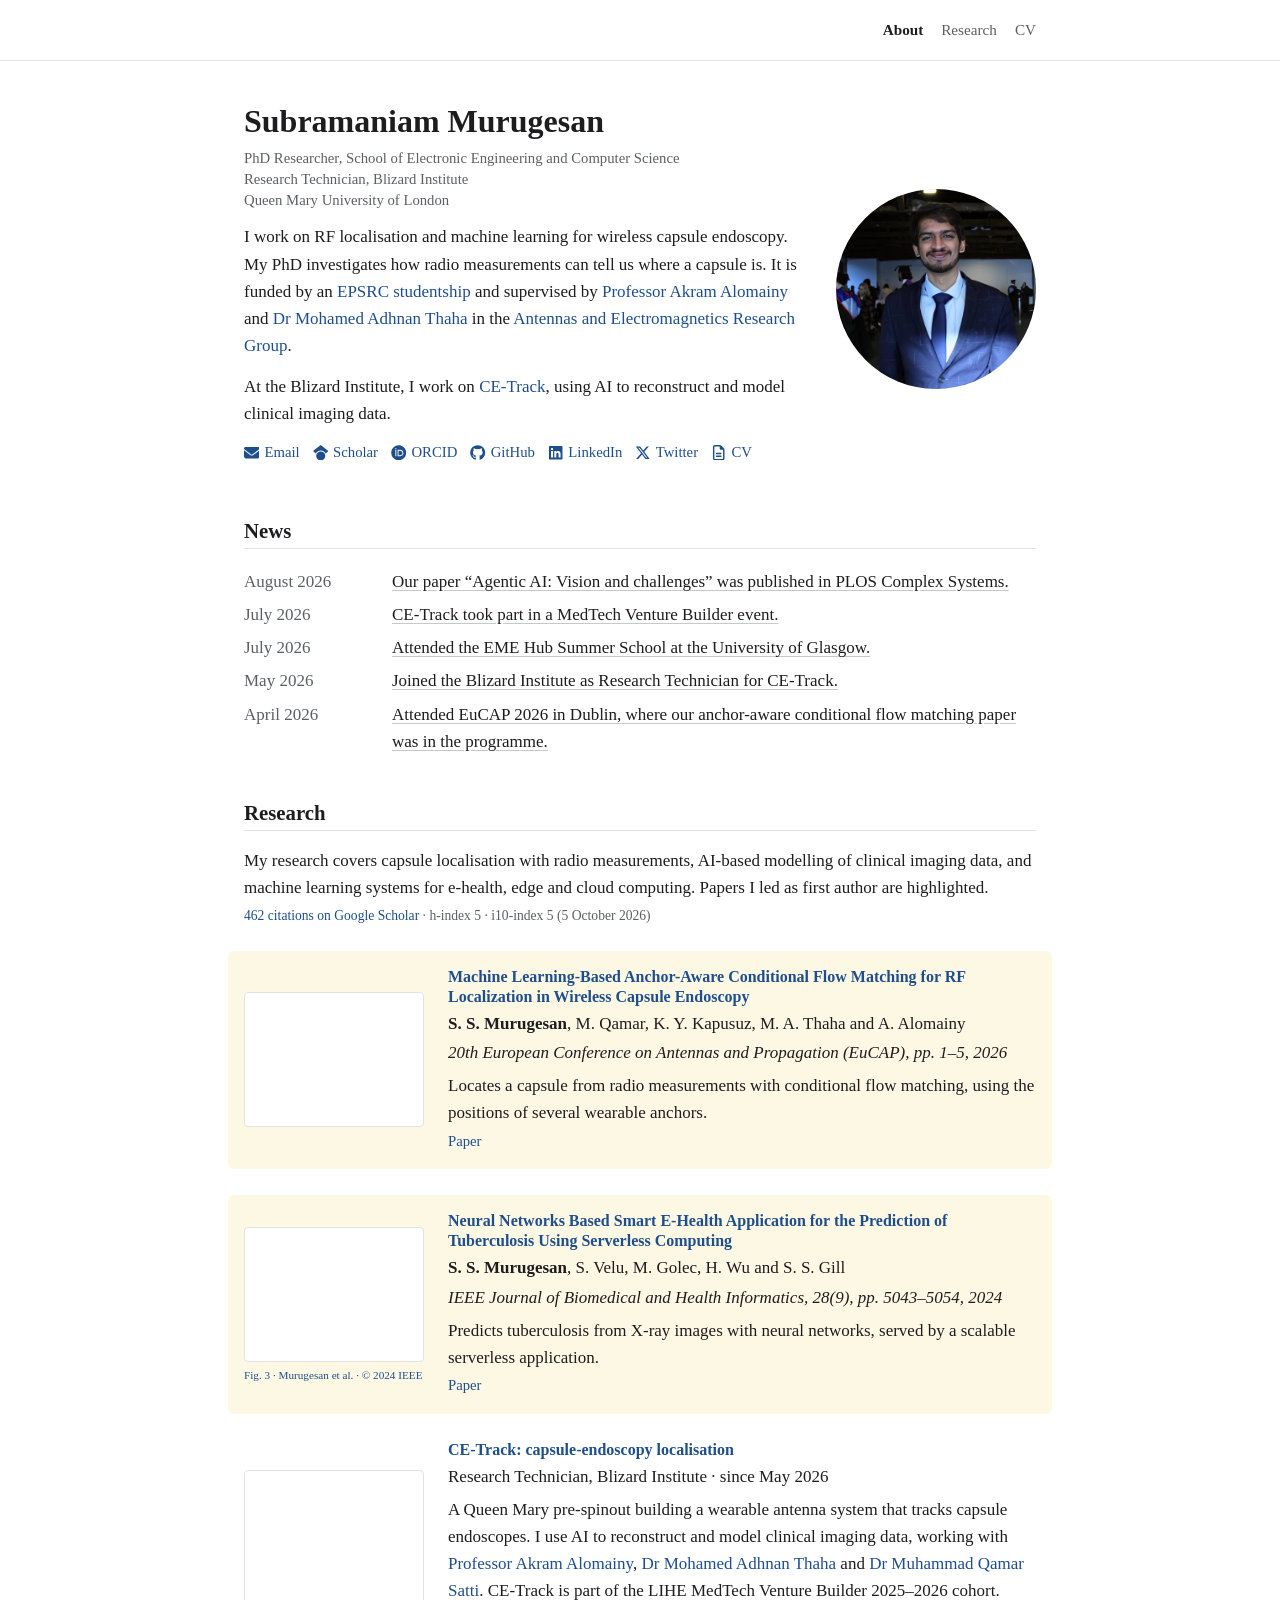
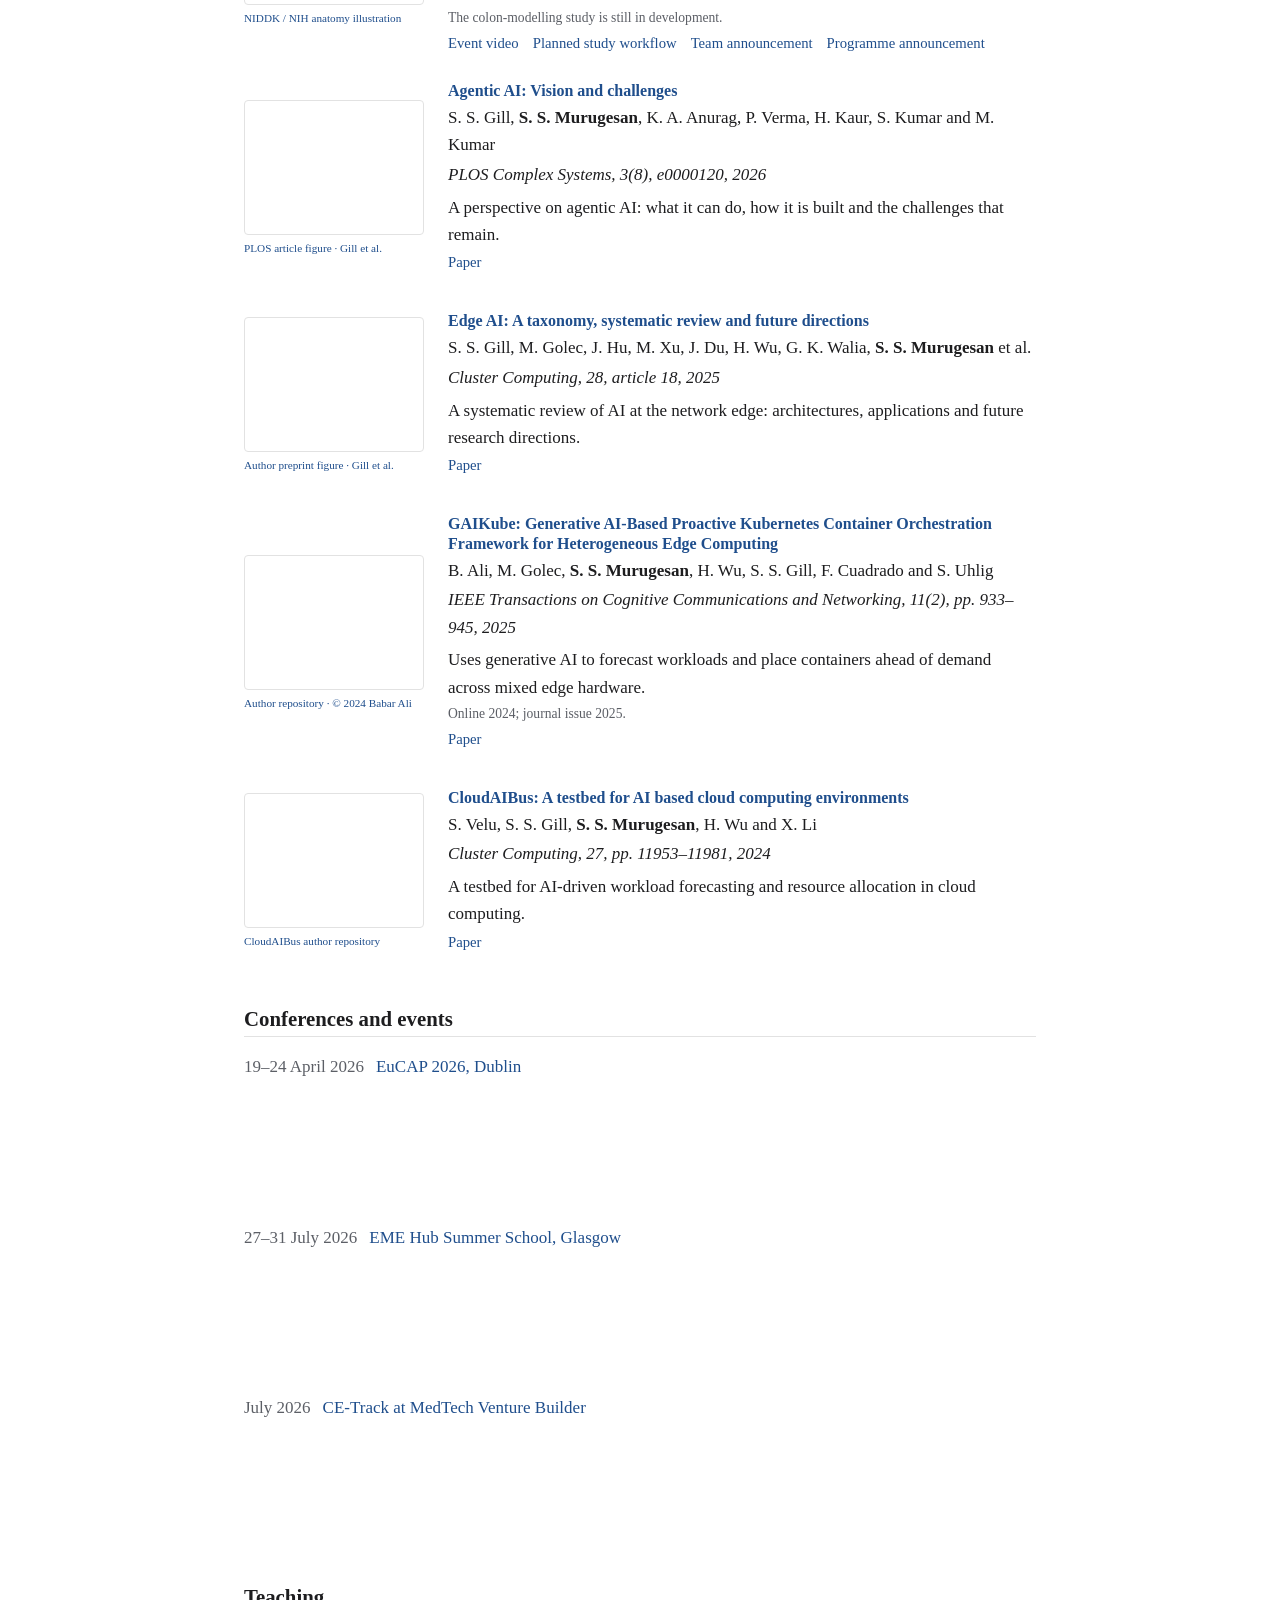
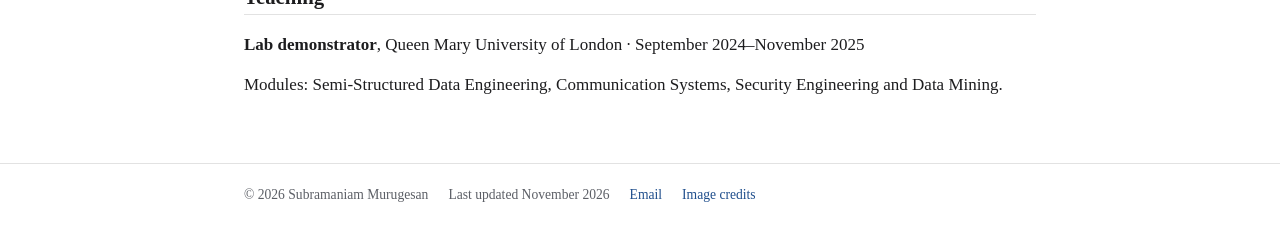
<file: publications/index.html>
<!doctype html><html lang="en-GB"><head><meta charset="utf-8"><meta name="viewport" content="width=device-width,initial-scale=1"><title>Publications | Subramaniam Murugesan</title><meta name="description" content="This page is now part of the homepage."><meta name="theme-color" content="#ffffff"><link rel="stylesheet" href="/assets/style.css?v=836fa248c8eb"><meta http-equiv="refresh" content="0; url=/#research"><link rel="canonical" href="/#research"></head><body class="page-"><a class="skip" href="#main">Skip to content</a><header class="site-header"><div class="shell header-inner"><a href="/" class="site-name">Subramaniam Murugesan</a><nav aria-label="Main navigation"><a href="/">About</a><a href="/#research">Research</a><a href="/cv/">CV</a></nav></div></header><main id="main" class="shell"><h1>Publications</h1><p>This page is now part of the <a href="/#research">homepage</a>.</p></main><footer class="site-footer"><div class="shell"><span>© 2026 Subramaniam Murugesan</span><span>Last updated November 2026</span><a href="mailto:subramaniamsmurugesan@gmail.com">Email</a><a href="/image-credits/">Image credits</a></div></footer></body></html>
</file>
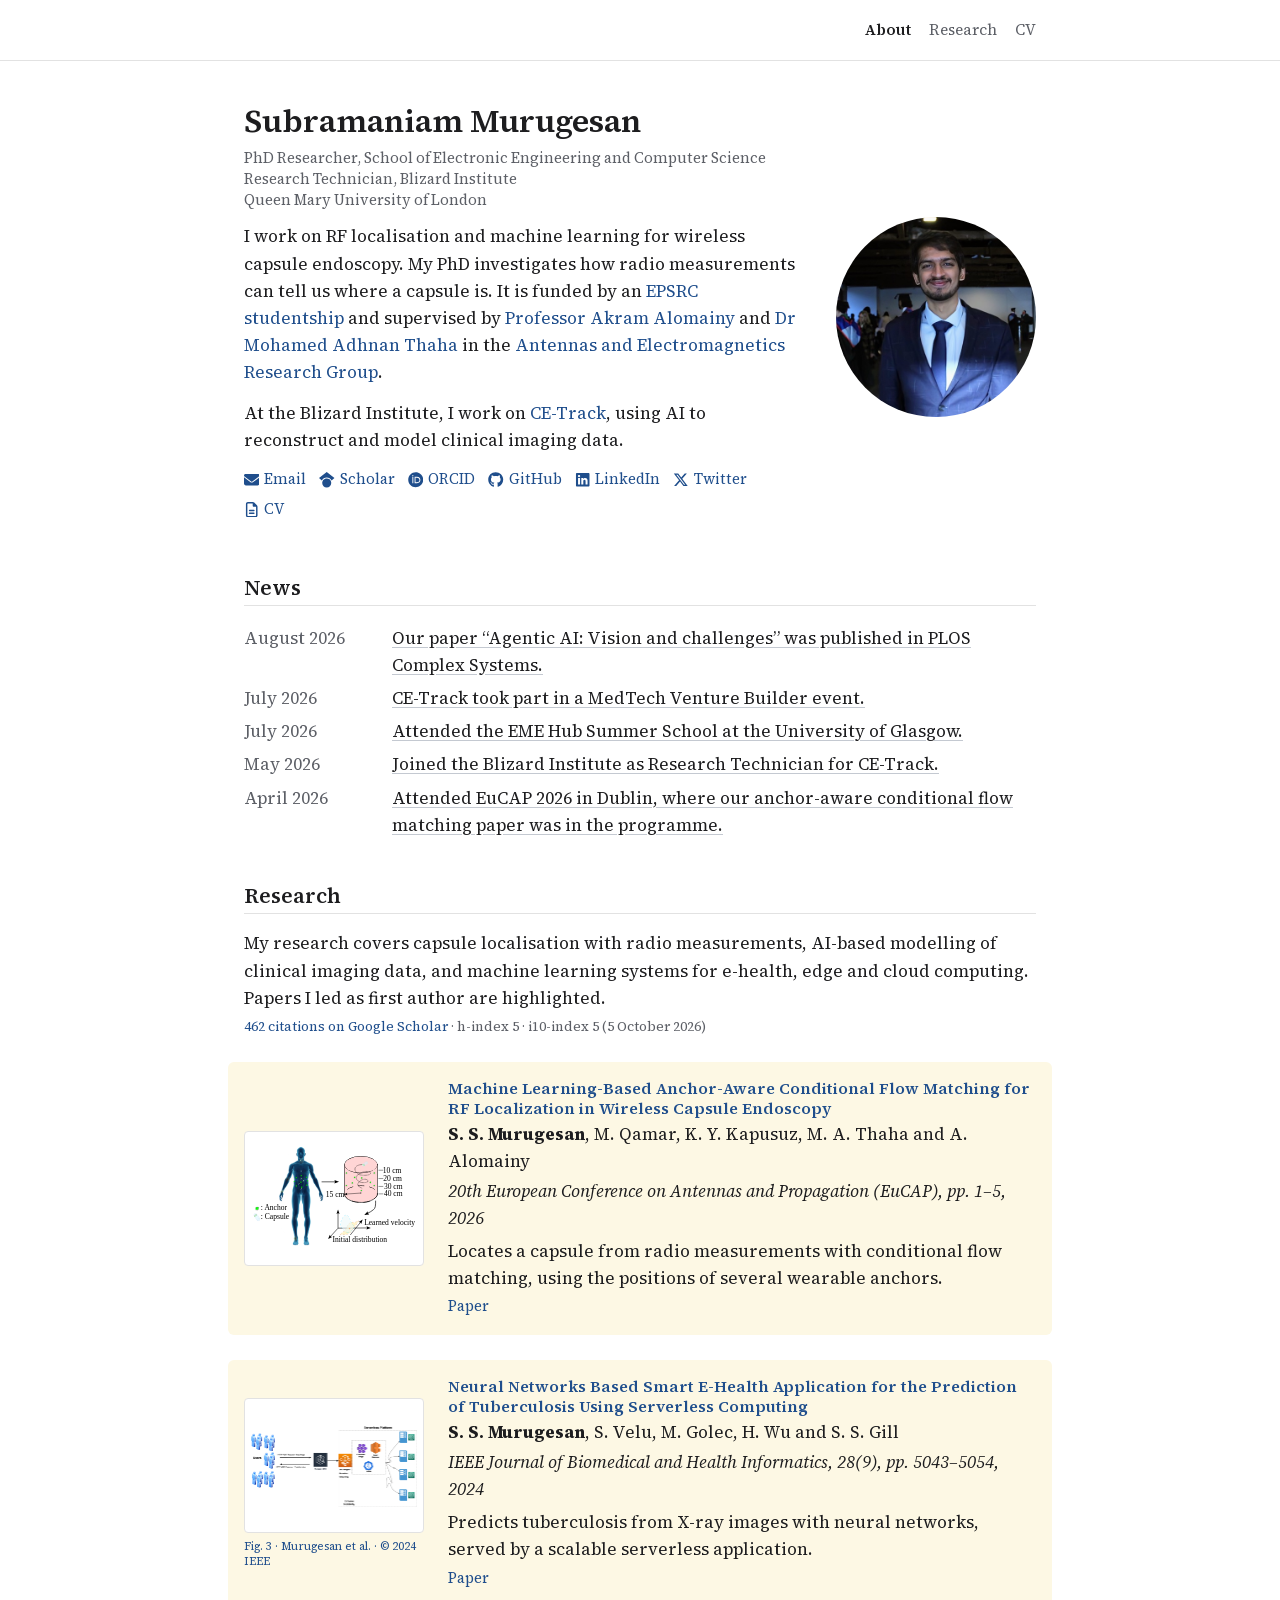
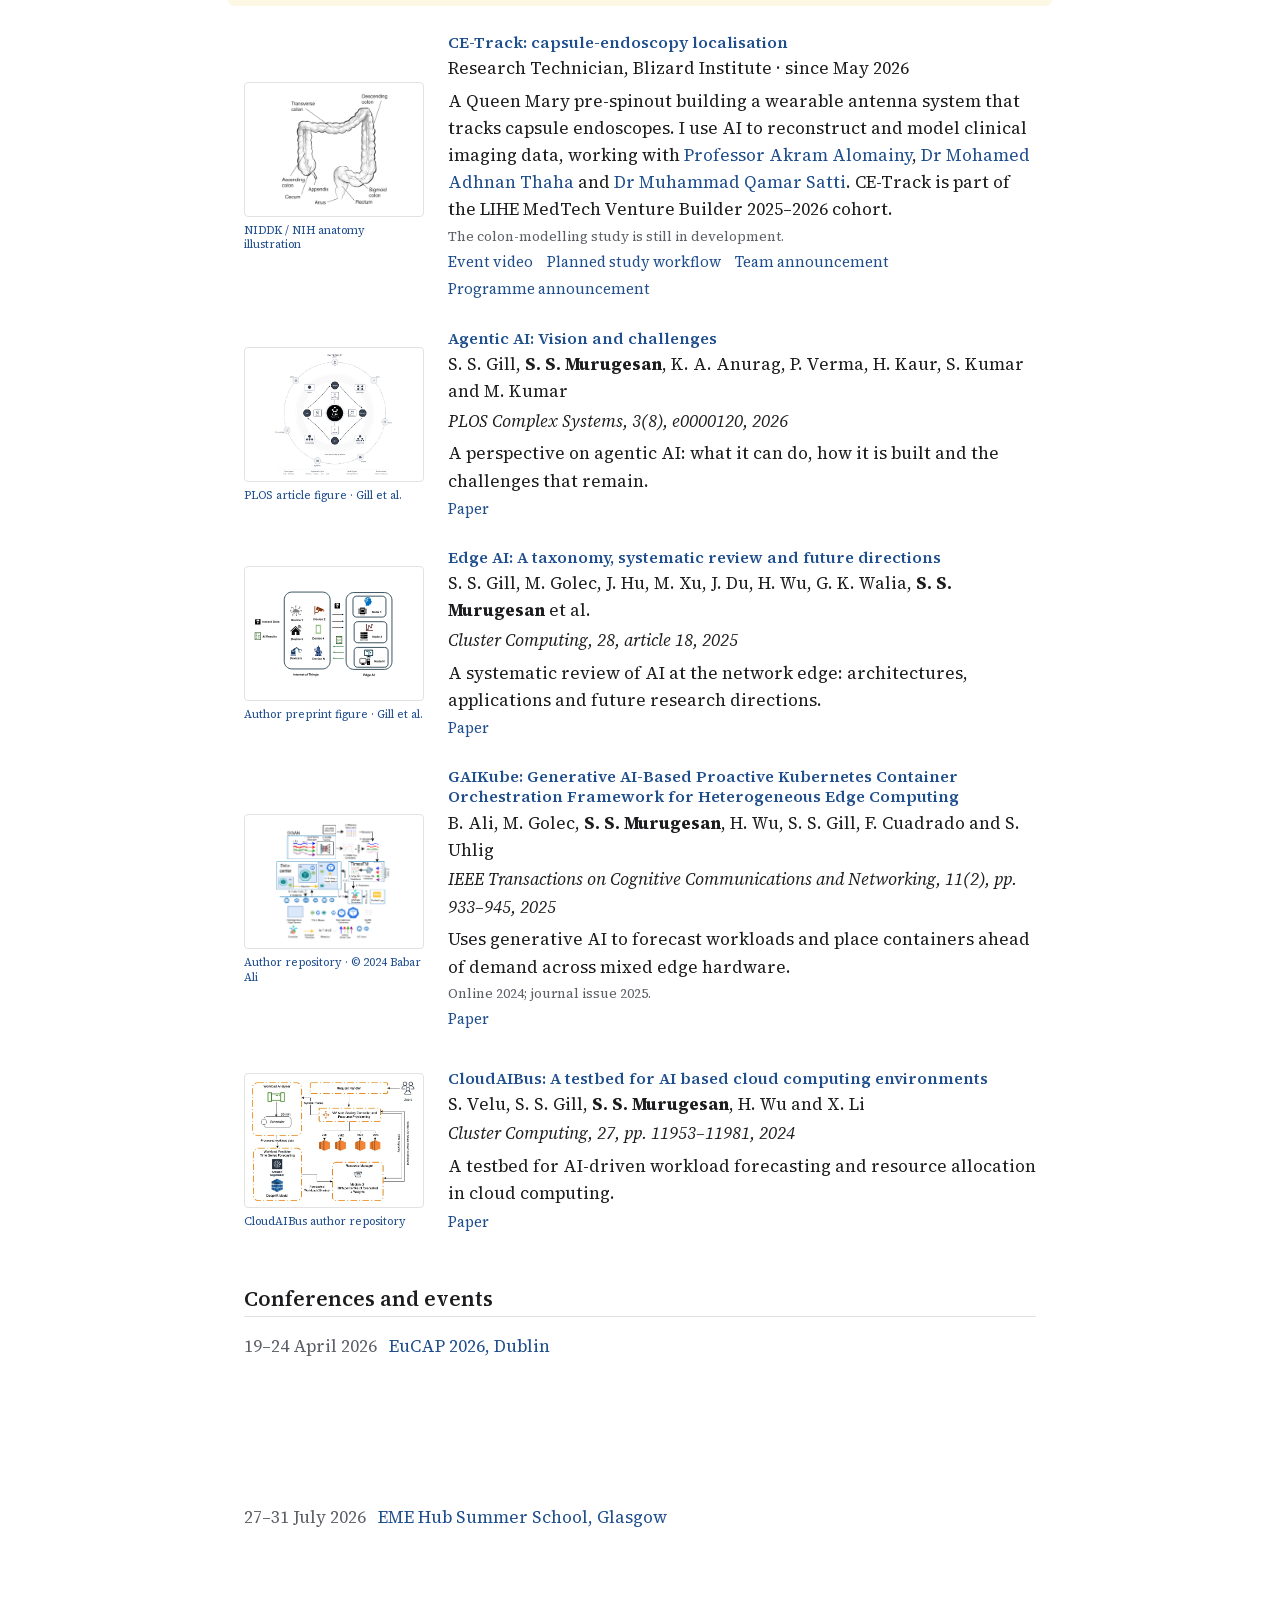
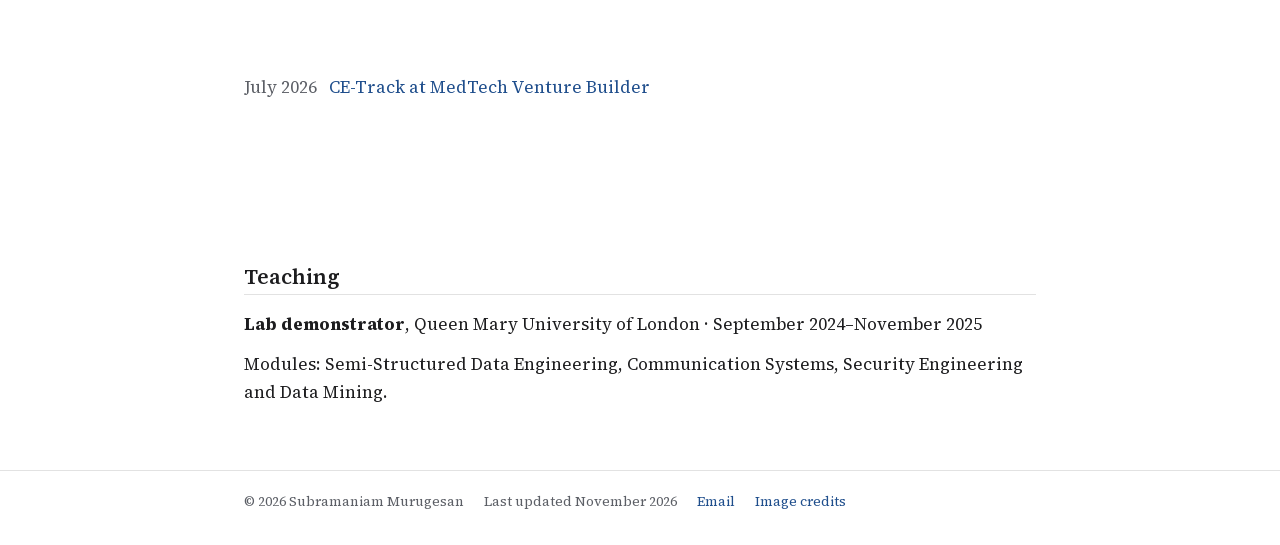
<file: research/index.html>
<!doctype html><html lang="en-GB"><head><meta charset="utf-8"><meta name="viewport" content="width=device-width,initial-scale=1"><title>Research | Subramaniam Murugesan</title><meta name="description" content="This page is now part of the homepage."><meta name="theme-color" content="#ffffff"><link rel="stylesheet" href="/assets/style.css?v=836fa248c8eb"><meta http-equiv="refresh" content="0; url=/#research"><link rel="canonical" href="/#research"></head><body class="page-"><a class="skip" href="#main">Skip to content</a><header class="site-header"><div class="shell header-inner"><a href="/" class="site-name">Subramaniam Murugesan</a><nav aria-label="Main navigation"><a href="/">About</a><a href="/#research">Research</a><a href="/cv/">CV</a></nav></div></header><main id="main" class="shell"><h1>Research</h1><p>This page is now part of the <a href="/#research">homepage</a>.</p></main><footer class="site-footer"><div class="shell"><span>© 2026 Subramaniam Murugesan</span><span>Last updated November 2026</span><a href="mailto:subramaniamsmurugesan@gmail.com">Email</a><a href="/image-credits/">Image credits</a></div></footer></body></html>
</file>
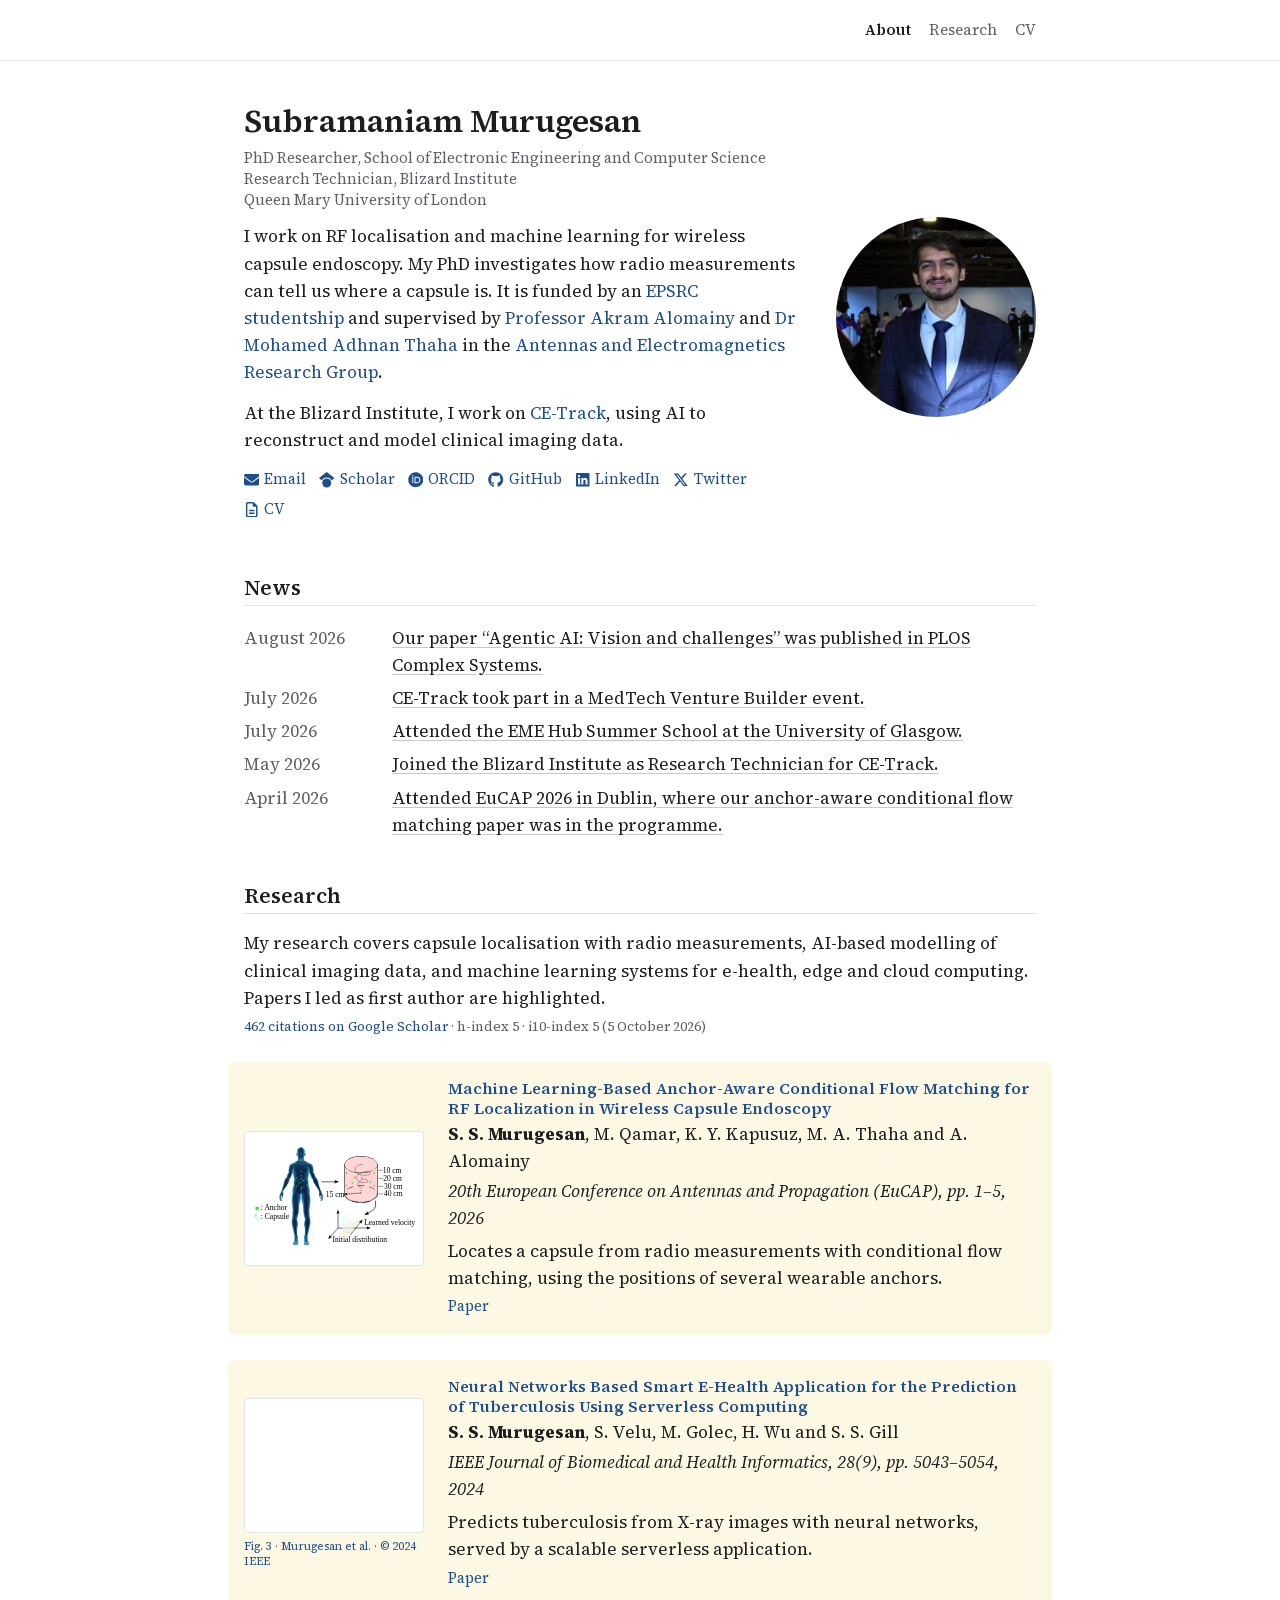
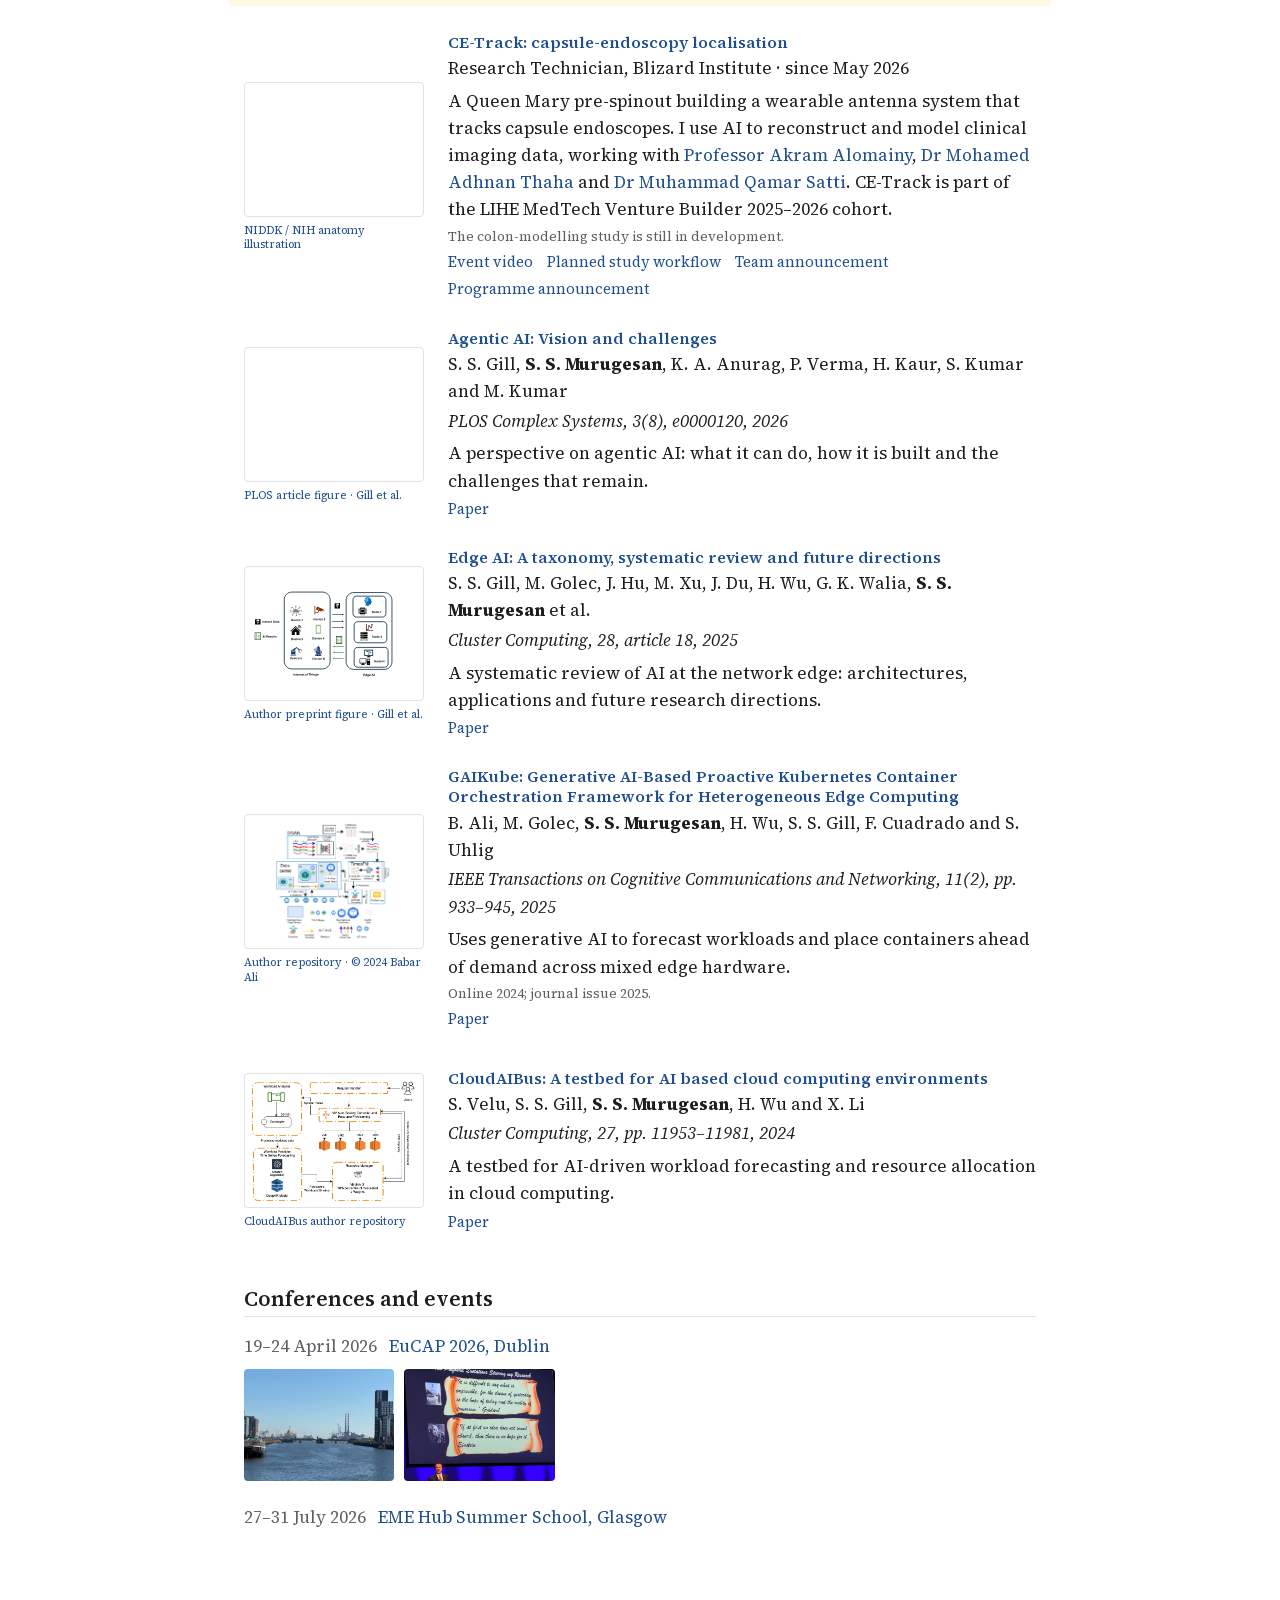
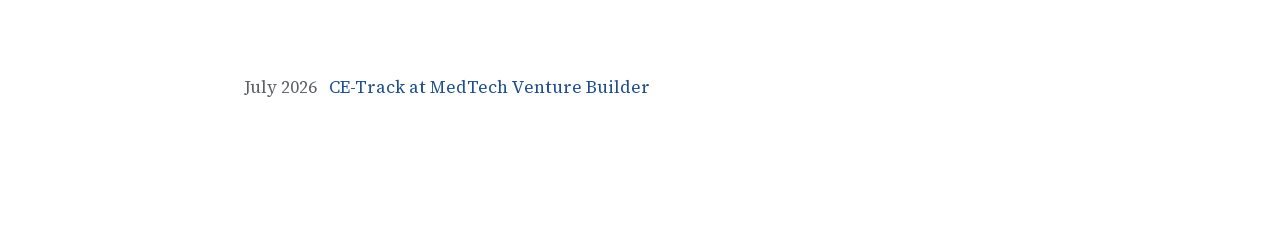
<file: teaching/index.html>
<!doctype html><html lang="en-GB"><head><meta charset="utf-8"><meta name="viewport" content="width=device-width,initial-scale=1"><title>Teaching | Subramaniam Murugesan</title><meta name="description" content="This page is now part of the homepage."><meta name="theme-color" content="#ffffff"><link rel="stylesheet" href="/assets/style.css?v=836fa248c8eb"><meta http-equiv="refresh" content="0; url=/#teaching"><link rel="canonical" href="/#teaching"></head><body class="page-"><a class="skip" href="#main">Skip to content</a><header class="site-header"><div class="shell header-inner"><a href="/" class="site-name">Subramaniam Murugesan</a><nav aria-label="Main navigation"><a href="/">About</a><a href="/#research">Research</a><a href="/cv/">CV</a></nav></div></header><main id="main" class="shell"><h1>Teaching</h1><p>This page is now part of the <a href="/#teaching">homepage</a>.</p></main><footer class="site-footer"><div class="shell"><span>© 2026 Subramaniam Murugesan</span><span>Last updated November 2026</span><a href="mailto:subramaniamsmurugesan@gmail.com">Email</a><a href="/image-credits/">Image credits</a></div></footer></body></html>
</file>
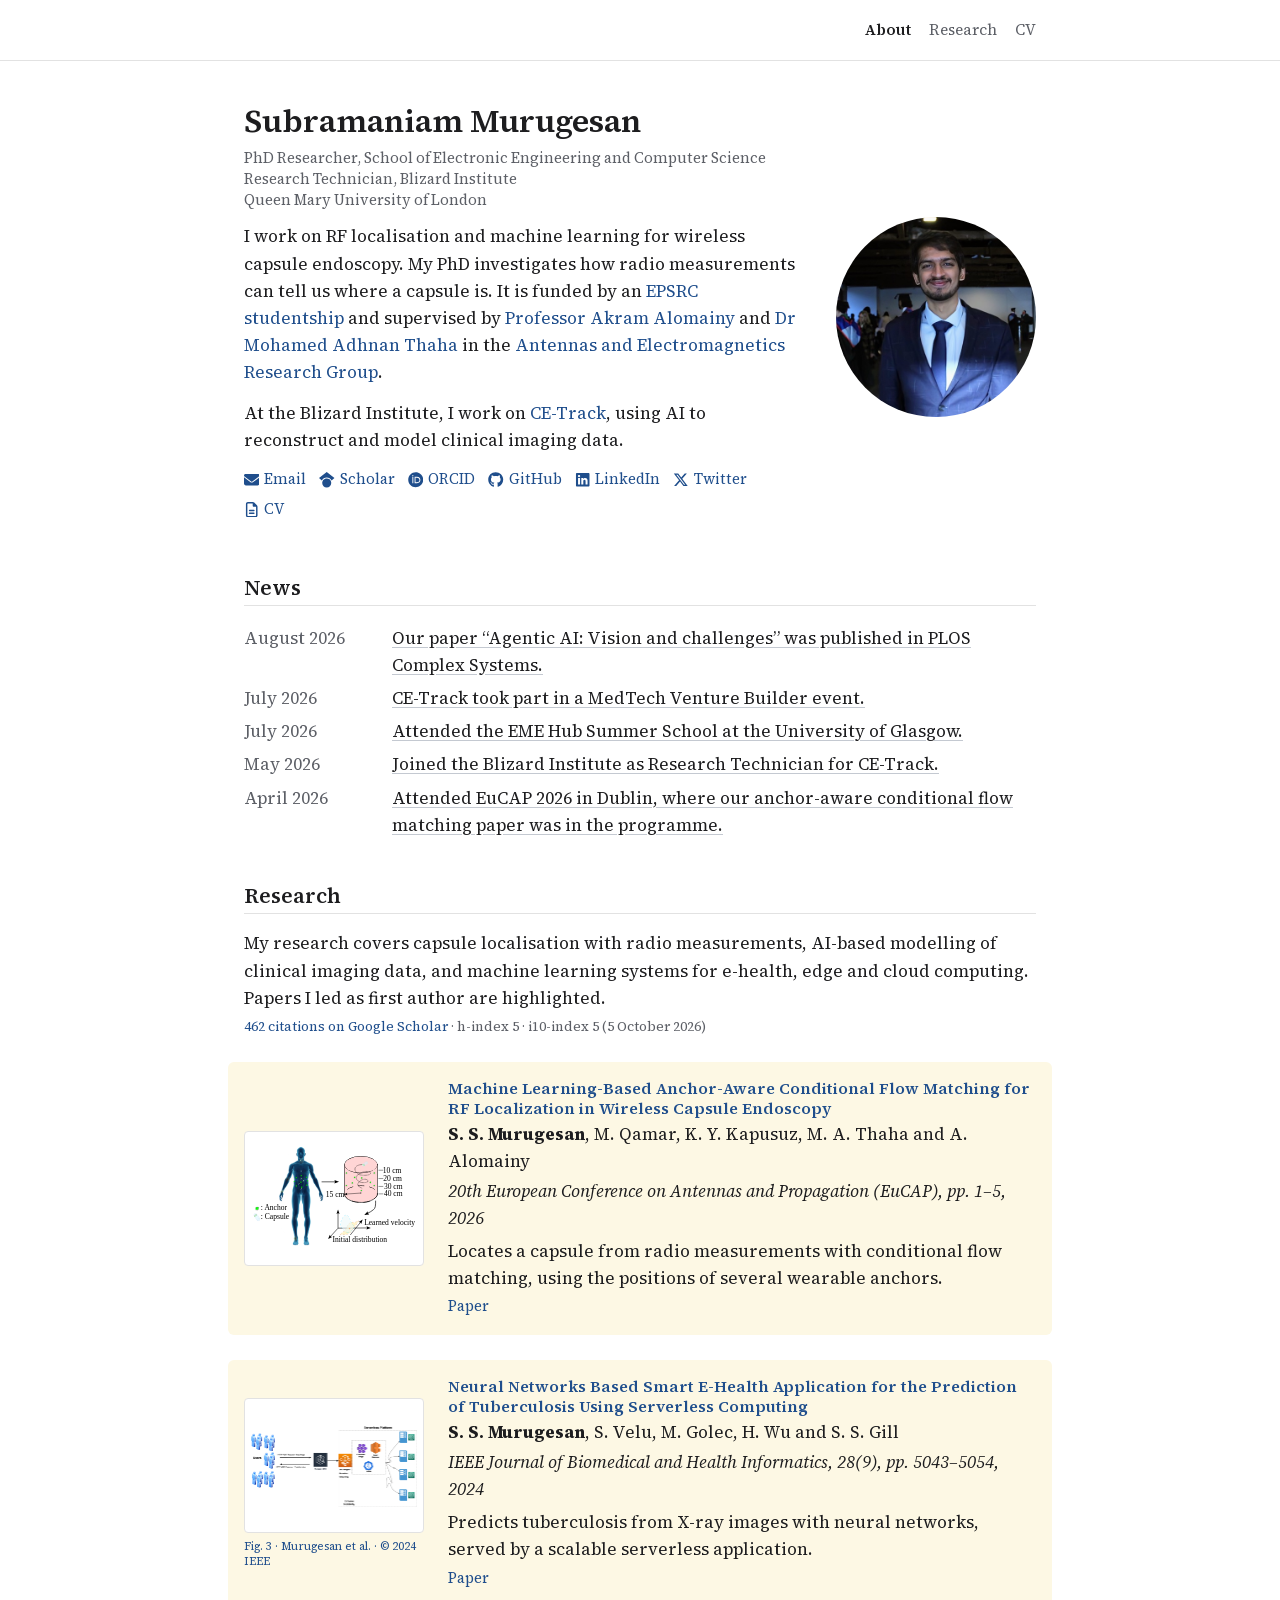
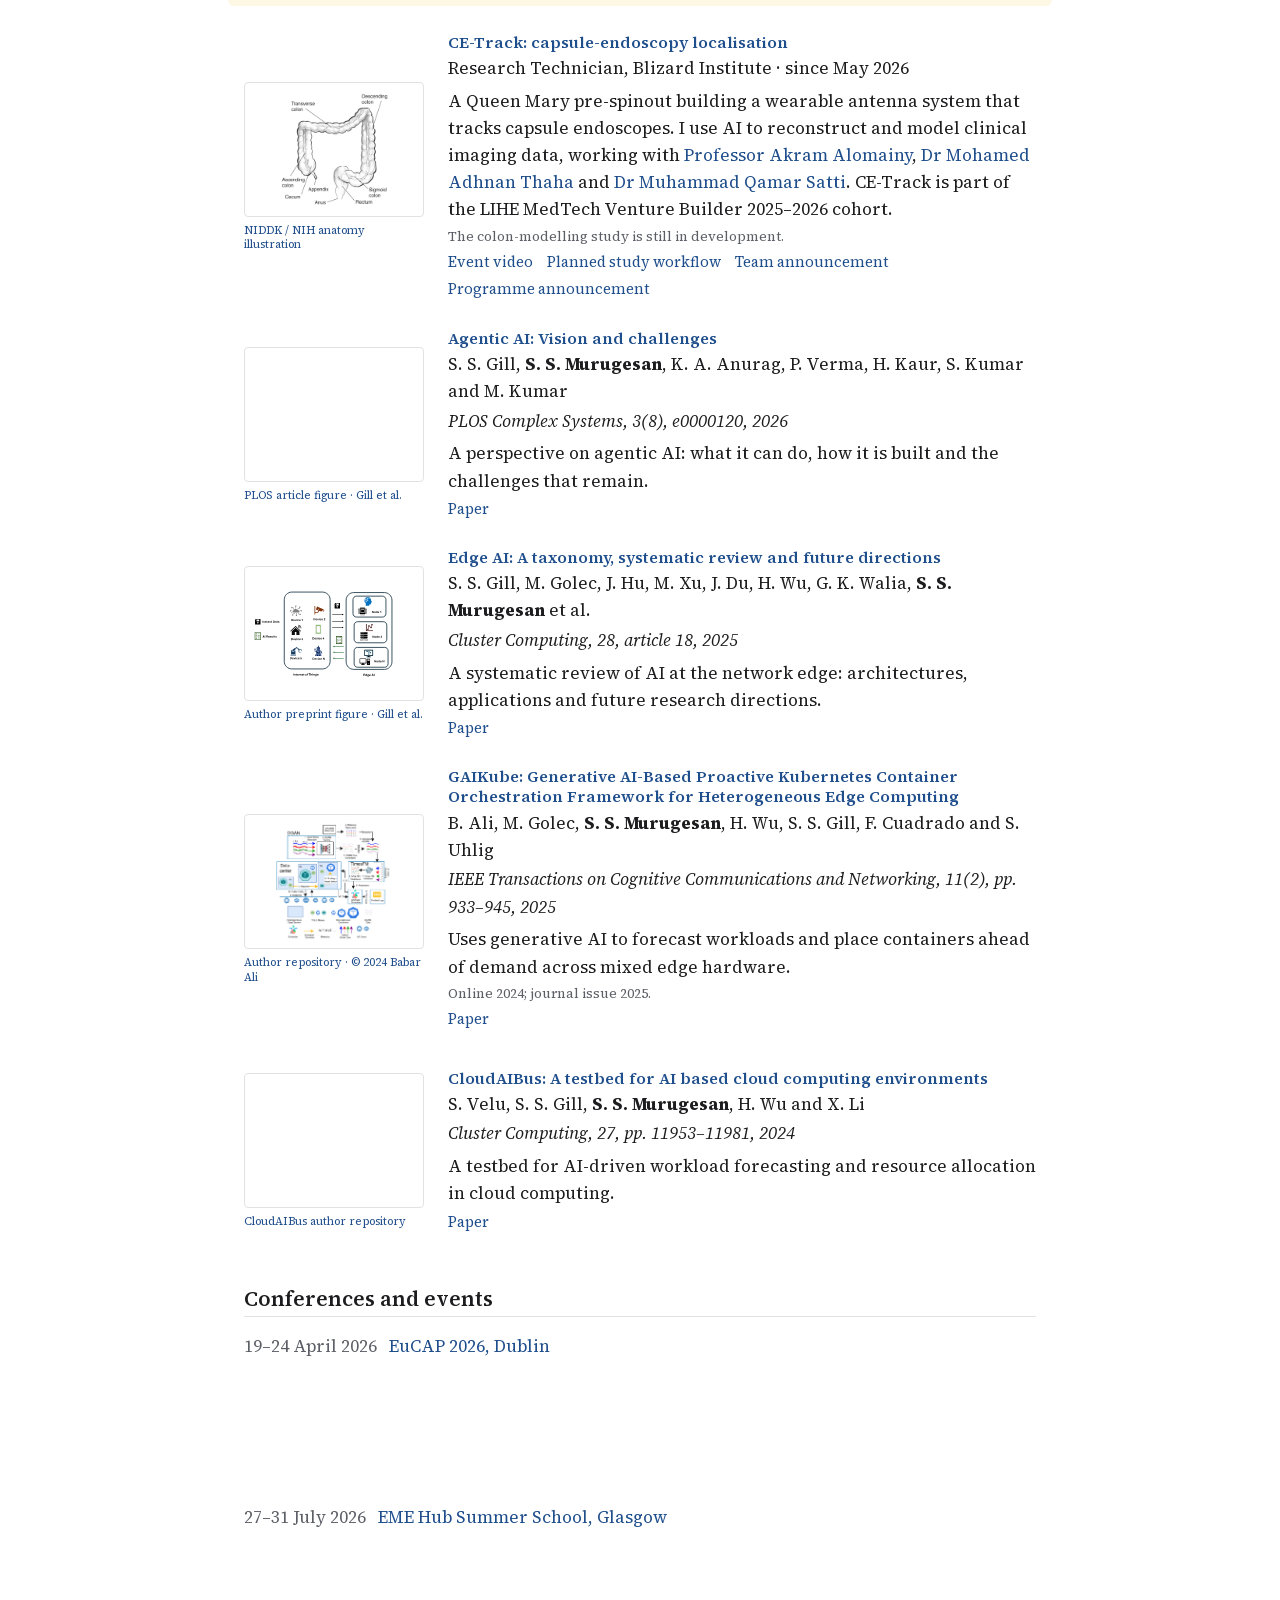
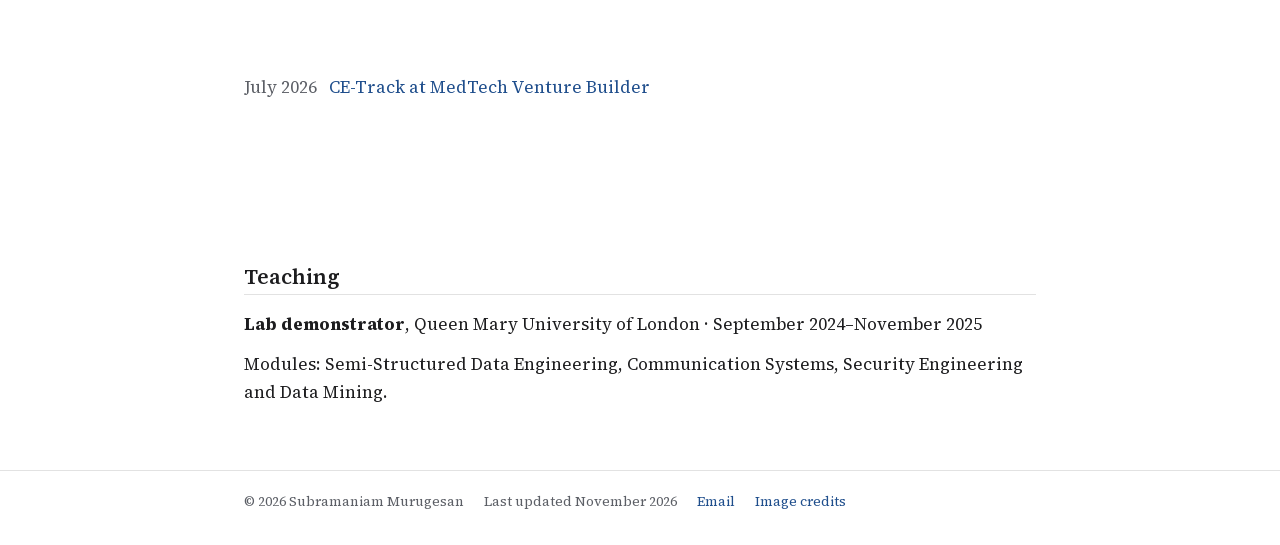
<file: updates/index.html>
<!doctype html><html lang="en-GB"><head><meta charset="utf-8"><meta name="viewport" content="width=device-width,initial-scale=1"><title>Updates | Subramaniam Murugesan</title><meta name="description" content="This page is now part of the homepage."><meta name="theme-color" content="#ffffff"><link rel="stylesheet" href="/assets/style.css?v=836fa248c8eb"><meta http-equiv="refresh" content="0; url=/#news"><link rel="canonical" href="/#news"></head><body class="page-"><a class="skip" href="#main">Skip to content</a><header class="site-header"><div class="shell header-inner"><a href="/" class="site-name">Subramaniam Murugesan</a><nav aria-label="Main navigation"><a href="/">About</a><a href="/#research">Research</a><a href="/cv/">CV</a></nav></div></header><main id="main" class="shell"><h1>Updates</h1><p>This page is now part of the <a href="/#news">homepage</a>.</p></main><footer class="site-footer"><div class="shell"><span>© 2026 Subramaniam Murugesan</span><span>Last updated November 2026</span><a href="mailto:subramaniamsmurugesan@gmail.com">Email</a><a href="/image-credits/">Image credits</a></div></footer></body></html>
</file>
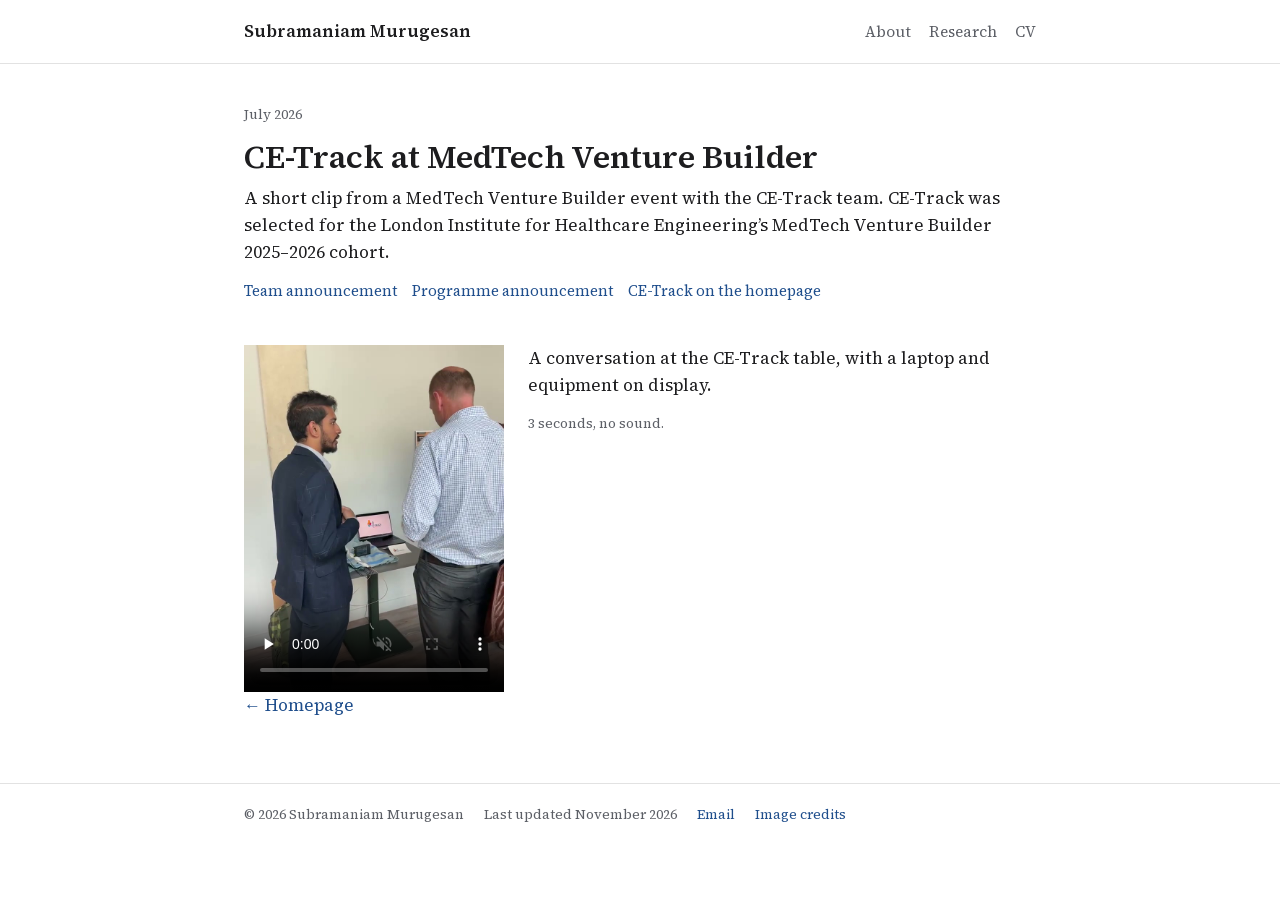
<file: updates/ce-track-medtech-venture-builder/index.html>
<!doctype html><html lang="en-GB"><head><meta charset="utf-8"><meta name="viewport" content="width=device-width,initial-scale=1"><title>CE-Track at MedTech Venture Builder | Subramaniam Murugesan</title><meta name="description" content="CE-Track team collaboration and a short video from a MedTech Venture Builder event."><meta name="theme-color" content="#ffffff"><link rel="stylesheet" href="/assets/style.css?v=836fa248c8eb"></head><body class="page-updates"><a class="skip" href="#main">Skip to content</a><header class="site-header"><div class="shell header-inner"><a href="/" class="site-name">Subramaniam Murugesan</a><nav aria-label="Main navigation"><a href="/">About</a><a href="/#research">Research</a><a href="/cv/">CV</a></nav></div></header><main id="main" class="shell"><div class="page-heading"><p class="project-category">July 2026</p><h1>CE-Track at MedTech Venture Builder</h1><p>A short clip from a MedTech Venture Builder event with the CE-Track team. CE-Track was selected for the London Institute for Healthcare Engineering’s MedTech Venture Builder 2025–2026 cohort.</p><div class="resource-links"><a href="https://www.linkedin.com/posts/thahamo_reachlab-reachlabhealth-researchtechnician-activity-7469373346875469826-h4vX">Team announcement</a><a href="https://www.seresearch.qmul.ac.uk/electronics/news/5011/queen-mary-pre-spinout-ce-track-joins-medtech-venture-builder-cohort/">Programme announcement</a><a href="/#ce-track">CE-Track on the homepage</a></div></div><section class="section event-video-layout"><div><video class="event-video" controls playsinline muted preload="none" poster="/assets/ce-track-medtech-event-poster.jpg" width="720" height="960" aria-label="CE-Track at a MedTech Venture Builder event" aria-describedby="ce-video-description"><source src="/assets/ce-track-medtech-event-muted.mp4" type="video/mp4"><a href="/assets/ce-track-medtech-event-muted.mp4">Watch the CE-Track event video</a></video></div><div><p id="ce-video-description">A conversation at the CE-Track table, with a laptop and equipment on display.</p><p class="metadata">3 seconds, no sound.</p></div></section><p><a href="/">← Homepage</a></p></main><footer class="site-footer"><div class="shell"><span>© 2026 Subramaniam Murugesan</span><span>Last updated November 2026</span><a href="mailto:subramaniamsmurugesan@gmail.com">Email</a><a href="/image-credits/">Image credits</a></div></footer></body></html>
</file>
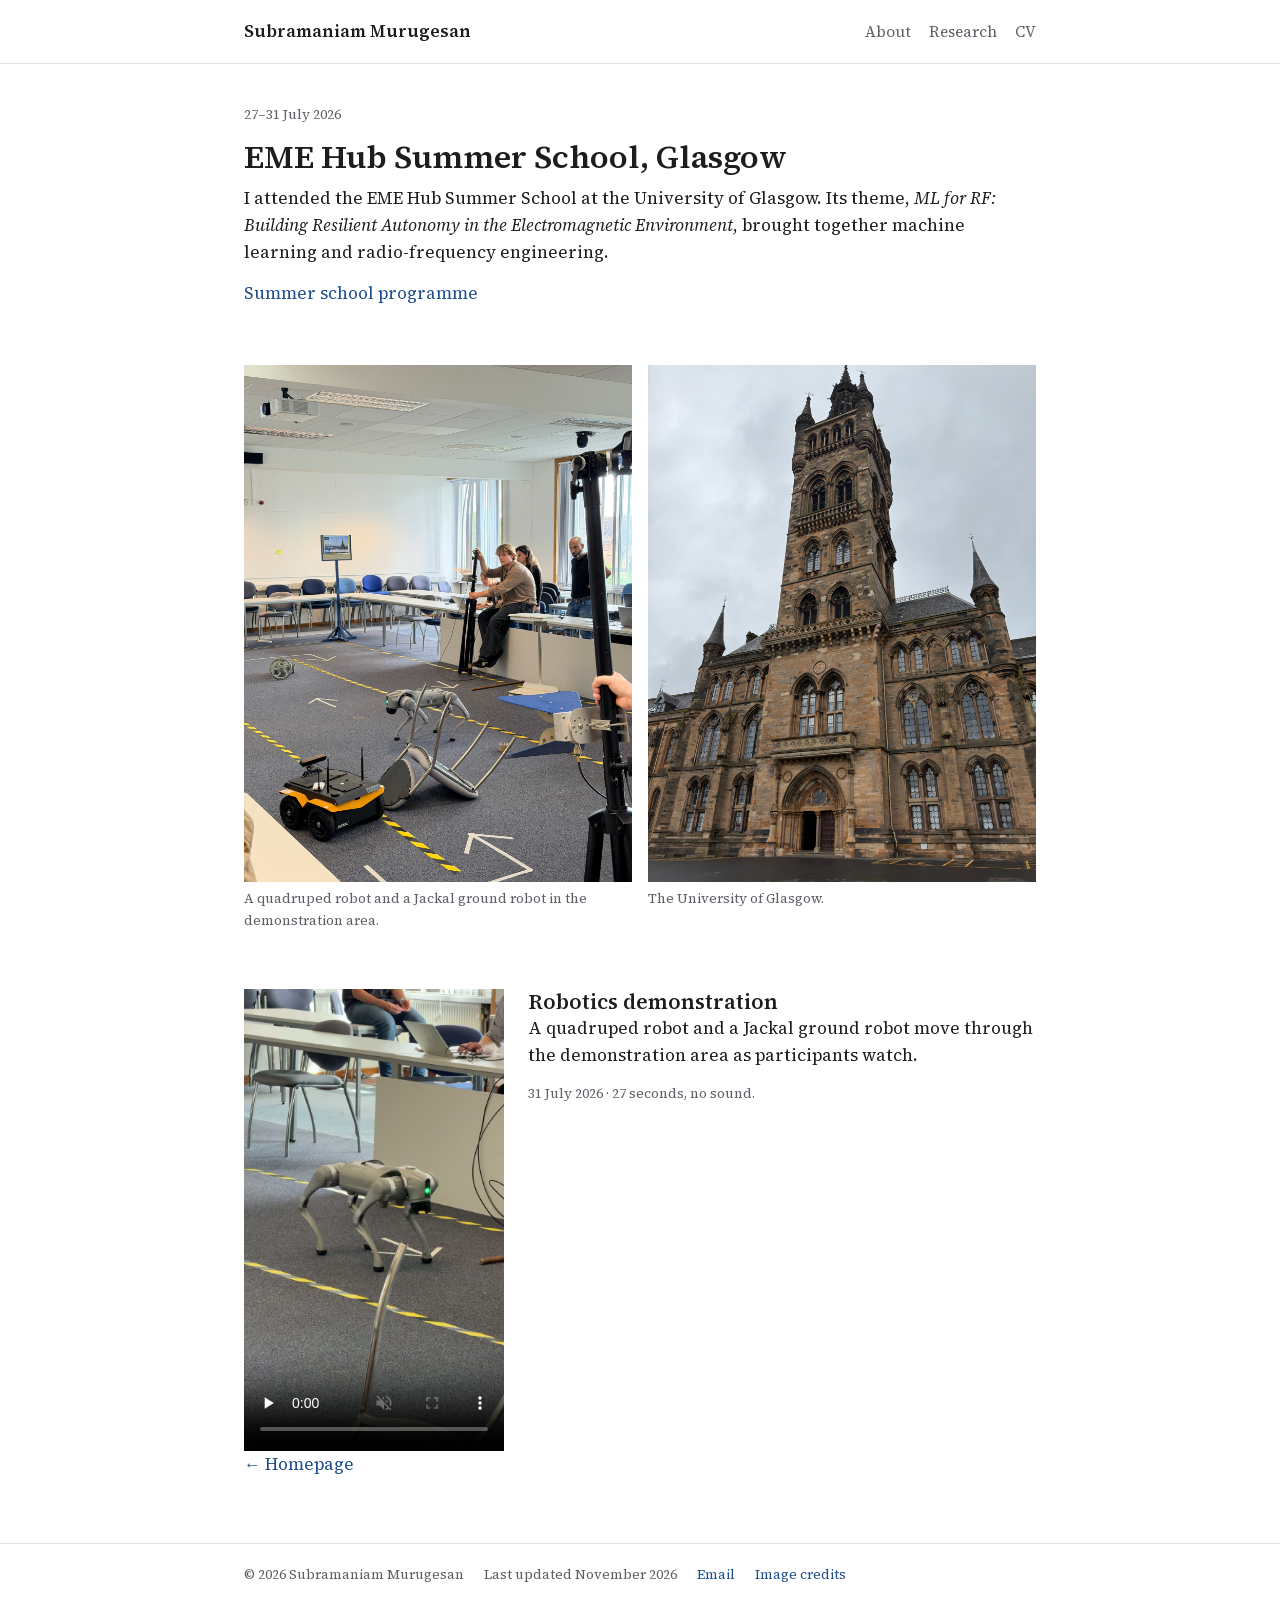
<file: updates/eme-hub-glasgow/index.html>
<!doctype html><html lang="en-GB"><head><meta charset="utf-8"><meta name="viewport" content="width=device-width,initial-scale=1"><title>EME Hub Summer School, Glasgow | Subramaniam Murugesan</title><meta name="description" content="Photographs and a robotics demonstration from the EME Hub Summer School at the University of Glasgow, July 2026."><meta name="theme-color" content="#ffffff"><link rel="stylesheet" href="/assets/style.css?v=836fa248c8eb"></head><body class="page-updates"><a class="skip" href="#main">Skip to content</a><header class="site-header"><div class="shell header-inner"><a href="/" class="site-name">Subramaniam Murugesan</a><nav aria-label="Main navigation"><a href="/">About</a><a href="/#research">Research</a><a href="/cv/">CV</a></nav></div></header><main id="main" class="shell"><div class="page-heading"><p class="project-category">27–31 July 2026</p><h1>EME Hub Summer School, Glasgow</h1><p>I attended the EME Hub Summer School at the University of Glasgow. Its theme, <em>ML for RF: Building Resilient Autonomy in the Electromagnetic Environment</em>, brought together machine learning and radio-frequency engineering.</p><a href="https://emehub.org/event/summer-school-ml-for-rf/">Summer school programme</a></div><section class="section" aria-label="Photographs from Glasgow"><div class="event-gallery"><figure class="research-figure "><a href="/assets/eme-hub-robotics-lab.jpg" aria-label="View full figure: Robotics demonstration at EME Hub Summer School in Glasgow"><img src="/assets/eme-hub-robotics-lab.jpg" alt="Robotics demonstration at EME Hub Summer School in Glasgow" width="3024" height="4032" loading="lazy" decoding="async"></a><figcaption>A quadruped robot and a Jackal ground robot in the demonstration area.</figcaption></figure><figure class="research-figure "><a href="/assets/eme-hub-glasgow-campus.jpg" aria-label="View full figure: University of Glasgow tower during the EME Hub Summer School visit"><img src="/assets/eme-hub-glasgow-campus.jpg" alt="University of Glasgow tower during the EME Hub Summer School visit" width="6048" height="8064" loading="lazy" decoding="async"></a><figcaption>The University of Glasgow.</figcaption></figure></div></section><section class="section event-video-layout"><div><video class="event-video" controls playsinline muted preload="none" poster="/assets/eme-hub-robotics-demo-poster.jpg" width="720" height="1280" aria-label="Robotics demonstration at EME Hub Summer School" aria-describedby="video-description"><source src="/assets/eme-hub-robotics-demo-muted.mp4" type="video/mp4"><a href="/assets/eme-hub-robotics-demo-muted.mp4">Watch the robotics demonstration video</a></video></div><div><h2>Robotics demonstration</h2><p id="video-description">A quadruped robot and a Jackal ground robot move through the demonstration area as participants watch.</p><p class="metadata">31 July 2026 · 27 seconds, no sound.</p></div></section><p><a href="/">← Homepage</a></p></main><footer class="site-footer"><div class="shell"><span>© 2026 Subramaniam Murugesan</span><span>Last updated November 2026</span><a href="mailto:subramaniamsmurugesan@gmail.com">Email</a><a href="/image-credits/">Image credits</a></div></footer></body></html>
</file>
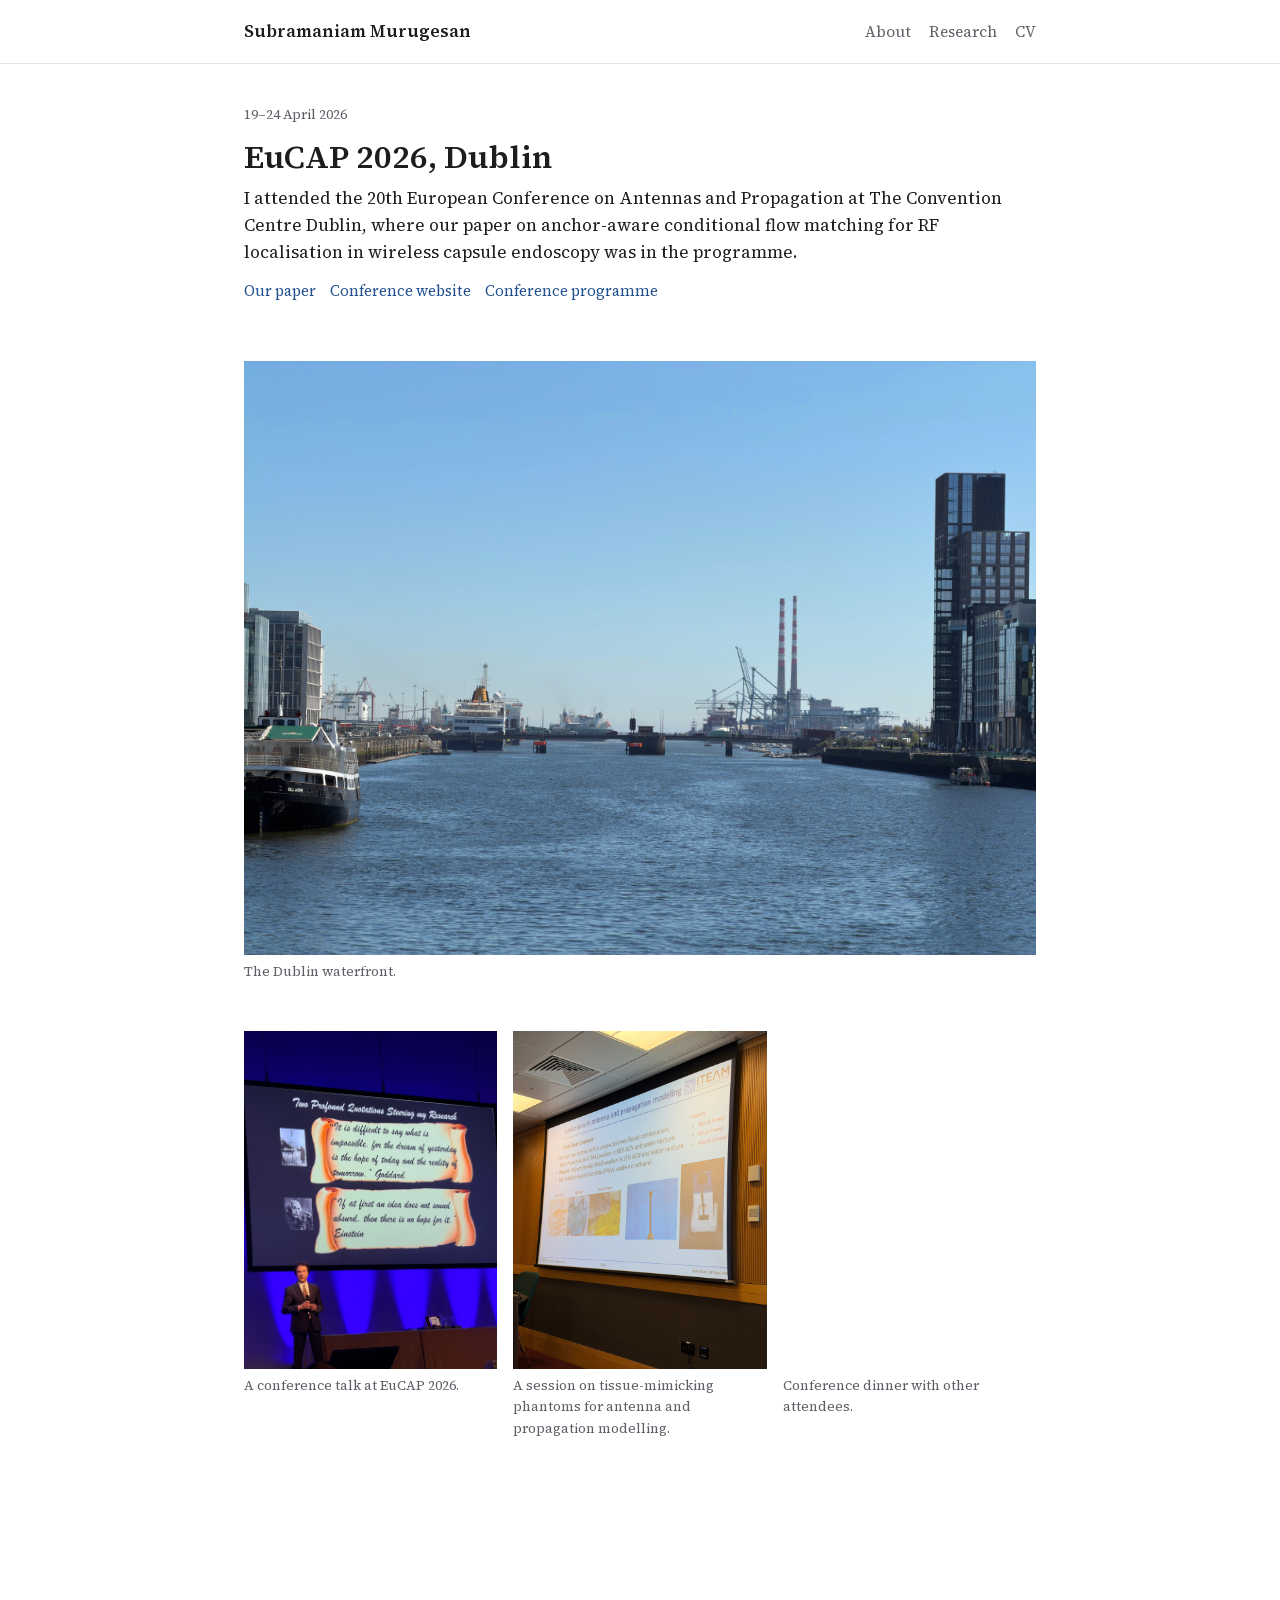
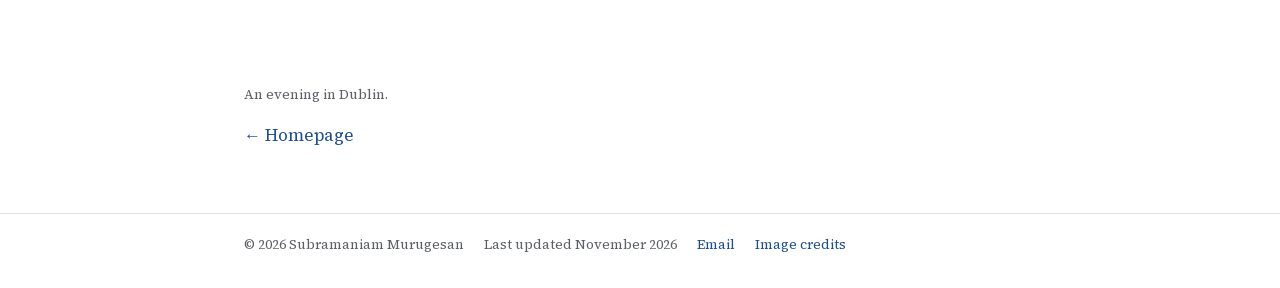
<file: updates/eucap-2026-dublin/index.html>
<!doctype html><html lang="en-GB"><head><meta charset="utf-8"><meta name="viewport" content="width=device-width,initial-scale=1"><title>EuCAP 2026, Dublin | Subramaniam Murugesan</title><meta name="description" content="Conference photographs, related RF-localisation research and views of Dublin from EuCAP 2026, 19–24 April."><meta name="theme-color" content="#ffffff"><link rel="stylesheet" href="/assets/style.css?v=836fa248c8eb"></head><body class="page-updates"><a class="skip" href="#main">Skip to content</a><header class="site-header"><div class="shell header-inner"><a href="/" class="site-name">Subramaniam Murugesan</a><nav aria-label="Main navigation"><a href="/">About</a><a href="/#research">Research</a><a href="/cv/">CV</a></nav></div></header><main id="main" class="shell"><div class="page-heading"><p class="project-category">19–24 April 2026</p><h1>EuCAP 2026, Dublin</h1><p>I attended the 20th European Conference on Antennas and Propagation at The Convention Centre Dublin, where our paper on anchor-aware conditional flow matching for RF localisation in wireless capsule endoscopy was in the programme.</p><div class="resource-links"><a href="/#anchor-aware">Our paper</a><a href="https://www.eucap2026.org/">Conference website</a><a href="https://www.eucap2026.org/web/content/4650?download=true&amp;unique=10397d018ba91b3dfa5a8d56c073570b42f64361">Conference programme</a></div></div><section class="section" aria-label="Photographs from EuCAP 2026 and Dublin"><div class="photo-gallery"><figure class="research-figure landscape"><a href="/assets/eucap-2026-dublin-waterfront.jpg" aria-label="View full figure: Ships, dockside buildings and cranes along Dublin waterfront under a blue sky."><img src="/assets/eucap-2026-dublin-waterfront.jpg" alt="Ships, dockside buildings and cranes along Dublin waterfront under a blue sky." width="8064" height="6048" loading="lazy" decoding="async"></a><figcaption>The Dublin waterfront.</figcaption></figure><figure class="research-figure "><a href="/assets/eucap-2026-conference-talk.jpg" aria-label="View full figure: A speaker on a blue-lit stage beneath a slide containing research-themed quotations."><img src="/assets/eucap-2026-conference-talk.jpg" alt="A speaker on a blue-lit stage beneath a slide containing research-themed quotations." width="4284" height="5712" loading="lazy" decoding="async"></a><figcaption>A conference talk at EuCAP 2026.</figcaption></figure><figure class="research-figure "><a href="/assets/eucap-2026-technical-session.jpg" aria-label="View full figure: A projected technical slide describing a three-layer phantom for antenna and propagation modelling."><img src="/assets/eucap-2026-technical-session.jpg" alt="A projected technical slide describing a three-layer phantom for antenna and propagation modelling." width="3024" height="4032" loading="lazy" decoding="async"></a><figcaption>A session on tissue-mimicking phantoms for antenna and propagation modelling.</figcaption></figure><figure class="research-figure "><a href="/assets/eucap-2026-conference-dinner.jpg" aria-label="View full figure: Conference attendees seated around a dinner table."><img src="/assets/eucap-2026-conference-dinner.jpg" alt="Conference attendees seated around a dinner table." width="4284" height="5712" loading="lazy" decoding="async"></a><figcaption>Conference dinner with other attendees.</figcaption></figure><figure class="research-figure "><a href="/assets/eucap-2026-dublin-sunset.jpg" aria-label="View full figure: Warm sunset clouds above a Dublin waterside street and church spire."><img src="/assets/eucap-2026-dublin-sunset.jpg" alt="Warm sunset clouds above a Dublin waterside street and church spire." width="4032" height="3024" loading="lazy" decoding="async"></a><figcaption>An evening in Dublin.</figcaption></figure></div></section><p><a href="/">← Homepage</a></p></main><footer class="site-footer"><div class="shell"><span>© 2026 Subramaniam Murugesan</span><span>Last updated November 2026</span><a href="mailto:subramaniamsmurugesan@gmail.com">Email</a><a href="/image-credits/">Image credits</a></div></footer></body></html>
</file>
<file: assets/style.css>
/* Plain academic stylesheet: one serif typeface, one link colour, one reading column. */
@font-face{font-family:'Source Serif 4';font-style:normal;font-weight:200 900;font-display:swap;src:url(/assets/fonts/286e05e5e444.woff2) format('woff2')}
@font-face{font-family:'Source Serif 4';font-style:italic;font-weight:200 900;font-display:swap;src:url(/assets/fonts/ad17ab41cc01.woff2) format('woff2')}

:root{--ink:#1d1d1f;--muted:#5c5f66;--rule:#e2e2e2;--link:#1f4e8c;--bg:#fff}
*{box-sizing:border-box}
html{-webkit-text-size-adjust:100%}
body{margin:0;background:var(--bg);color:var(--ink);font:17px/1.6 'Source Serif 4',Georgia,'Times New Roman',serif}
a{color:var(--link);text-decoration:none}
a:hover{text-decoration:underline;text-underline-offset:2px}
a:focus-visible{outline:2px solid var(--link);outline-offset:2px}
img,video{max-width:100%;height:auto;display:block}
h1,h2,h3{font-weight:600;line-height:1.25;margin:0}
h1{font-size:2rem}
h2{font-size:1.3rem}
h3{font-size:1rem}
p{margin:0 0 .8em}
ul,ol{margin:0;padding:0}
.shell{max-width:52rem;margin:0 auto;padding:0 20px}
.skip{position:absolute;left:-999px}
.skip:focus{left:12px;top:12px;background:#fff;padding:6px 10px;z-index:9}
.metadata,.image-source,figcaption,.project-category{color:var(--muted);font-size:.85rem}

/* Header and footer */
.site-header{border-bottom:1px solid var(--rule);margin-bottom:2.5rem}
.header-inner{display:flex;flex-wrap:wrap;align-items:baseline;gap:6px 24px;padding-top:18px;padding-bottom:18px}
.site-name{color:var(--ink);font-weight:600}
.site-header nav{margin-left:auto;display:flex;flex-wrap:wrap;gap:4px 18px;font-size:.95rem}
.site-header nav a{color:var(--muted)}
.site-header nav a.current{color:var(--ink);font-weight:600}
.site-footer{border-top:1px solid var(--rule);margin-top:4rem;padding:20px 0 32px;font-size:.85rem;color:var(--muted)}
.site-footer .shell{display:flex;flex-wrap:wrap;gap:6px 20px}

/* Home */
.intro{display:grid;grid-template-columns:1fr 200px;gap:36px;align-items:center}
.intro h1{margin-bottom:.4rem}
.intro-role{color:var(--muted);line-height:1.45;font-size:.92rem}
.intro-links{display:flex;flex-wrap:wrap;gap:6px 13px;font-size:.92rem}
.intro-links a{display:inline-flex;align-items:center;gap:5px}
.icon{width:1.05em;height:1.05em;flex:none}
.portrait{width:200px;aspect-ratio:1;object-fit:cover;border-radius:50%}
.research-summary{margin-bottom:1.4rem}
.section{margin-top:2.6rem}
.section-head{display:flex;align-items:baseline;justify-content:space-between;gap:12px;border-bottom:1px solid var(--rule);padding-bottom:4px;margin-bottom:1rem}
.section-link{font-size:.9rem}
.research-list{list-style:none}
.research-list li{margin-bottom:.6rem}
.updates-list{list-style:none}
.updates-list li{display:grid;grid-template-columns:8.5rem 1fr;gap:12px;padding:3px 0}
.updates-list time{color:var(--muted)}
.updates-list a{color:var(--ink);text-decoration:underline;text-decoration-color:#c4c9d1;text-underline-offset:3px}
.updates-list a:hover{text-decoration-color:var(--ink)}

/* Publications */
.publication{display:grid;grid-template-columns:180px 1fr;gap:24px;margin-bottom:1.6rem;align-items:center}
.publication.highlight{background:#fdf8e4;padding:16px;margin-left:-16px;margin-right:-16px;border-radius:6px}
.publication h3{font-size:1rem;margin-bottom:.2rem}
.publication p{margin:0 0 .15rem}
.publication .venue{font-style:italic}
.publication .contribution{margin-top:.35rem}
.publication-image{margin:0}
.publication-image img{width:180px;height:135px;object-fit:contain;border:1px solid var(--rule);border-radius:4px;background:#fff;padding:6px}
.publication-image figcaption{font-size:.7rem;line-height:1.3;margin-top:3px}
.resource-links{display:flex;flex-wrap:wrap;gap:4px 14px;font-size:.92rem;margin-top:.2rem}
.publication-year{margin-top:2rem}
.publication-year>h2{border-bottom:1px solid var(--rule);padding-bottom:4px;margin-bottom:1rem}
.scholar-summary{display:flex;flex-wrap:wrap;gap:4px 14px}

/* Inner pages */
.page-heading{margin-bottom:1.5rem}
.page-heading h1{margin-bottom:.5rem}
.page-index{display:flex;flex-wrap:wrap;gap:4px 16px;margin-top:.6rem}
.research-detail{margin-top:2.6rem;padding-top:1.2rem;border-top:1px solid var(--rule)}
.research-detail h2{margin-bottom:.6rem}
.research-detail>h3{margin-top:1.6rem}
.research-intro{margin-bottom:1rem}
.research-note{margin:1rem 0;padding-left:14px;border-left:2px solid var(--rule)}
.research-figure{margin:1rem 0}
.research-figure figcaption{margin-top:6px}
.figure-gallery{display:grid;grid-template-columns:repeat(auto-fit,minmax(220px,1fr));gap:16px}
.medium-figure{max-width:30rem}
.anatomy-layout{display:grid;grid-template-columns:minmax(0,1fr) minmax(0,1.4fr);gap:24px;align-items:start}
.two-column,.teaching-layout{display:grid;grid-template-columns:12rem 1fr;gap:20px}
.module-list{padding-left:1.2em}
.appointment{display:grid;grid-template-columns:9rem 1fr;gap:16px;margin-bottom:1rem}
.period,.education-meta{color:var(--muted)}
.education-item{margin-bottom:1rem}
.education-meta{display:flex;gap:10px;font-size:.9rem}
.education-item p{margin:0}
.education-location,.education-note{color:var(--muted)}
.skills{margin:0}
.skills div{display:grid;grid-template-columns:10rem 1fr;gap:12px}
.skills dd{margin:0}
.cv-publications{padding-left:1.2em}
.cv-publications li{margin-bottom:.6rem}
.cv-publications p{margin:0;color:var(--muted)}

/* Updates and event pages */
.activity-grid{display:grid;grid-template-columns:repeat(auto-fit,minmax(200px,1fr));gap:20px}
.activity-card img{aspect-ratio:4/3;object-fit:cover;width:100%}
.activity-card h3{margin:.5rem 0 .2rem}
.activity-card p{margin:0 0 .3rem}
.event-note{color:var(--muted)}
.event-gallery,.photo-gallery{display:grid;grid-template-columns:repeat(auto-fit,minmax(220px,1fr));gap:16px}
.photo-gallery .landscape{grid-column:1/-1}
.event-video-layout{display:grid;grid-template-columns:minmax(0,260px) 1fr;gap:24px;align-items:start}
.video-sources{display:flex;flex-wrap:wrap;gap:4px 16px}
.credits-list article{padding:10px 0;border-bottom:1px solid var(--rule)}
.credits-list h2{font-size:1rem}
.credits-list p{margin:0;font-size:.92rem}

@media (max-width:640px){
  body{font-size:16px}
  .intro{grid-template-columns:1fr}
  .portrait{width:120px;grid-row:1}
  .publication.highlight{margin-left:-10px;margin-right:-10px;padding:10px}
  .publication{grid-template-columns:96px 1fr;gap:14px}
  .publication-image img{width:96px;height:72px}
  .updates-list li,.appointment,.two-column,.teaching-layout,.skills div,.anatomy-layout,.event-video-layout{grid-template-columns:1fr;gap:2px}
  .site-header nav{margin-left:0}
}
@media print{.site-header nav,.skip{display:none}a{color:inherit}}

/* Research projects: one picture beside each project, as on the homepage */
.project{display:grid;grid-template-columns:240px 1fr;gap:28px;align-items:start;padding:1.6rem 0;border-top:1px solid var(--rule)}
.project-image{margin:0}
.project-image img{width:240px;height:180px;object-fit:contain;border:1px solid var(--rule);border-radius:4px;background:#fff;padding:8px}
.project-image figcaption{font-size:.7rem;line-height:1.3;margin-top:4px}
.project h2{margin:.15rem 0 .5rem}
.project-papers{list-style:none;margin:.2rem 0 .7rem}
.project-papers li{margin-bottom:.35rem}
@media (max-width:640px){.project{grid-template-columns:1fr;gap:12px}.project-image img{width:100%;height:auto;max-height:220px}}

/* Homepage photos: every event photo, grouped by visit */
.photo-group{margin-bottom:1.4rem}
.photo-group-head{margin-bottom:.5rem}
.photo-group-head time{color:var(--muted);margin-right:12px}
.photo-row{display:grid;grid-template-columns:repeat(auto-fill,minmax(150px,1fr));gap:10px}
.photo-row img{width:100%;aspect-ratio:4/3;object-fit:cover;border-radius:4px}
</file>
